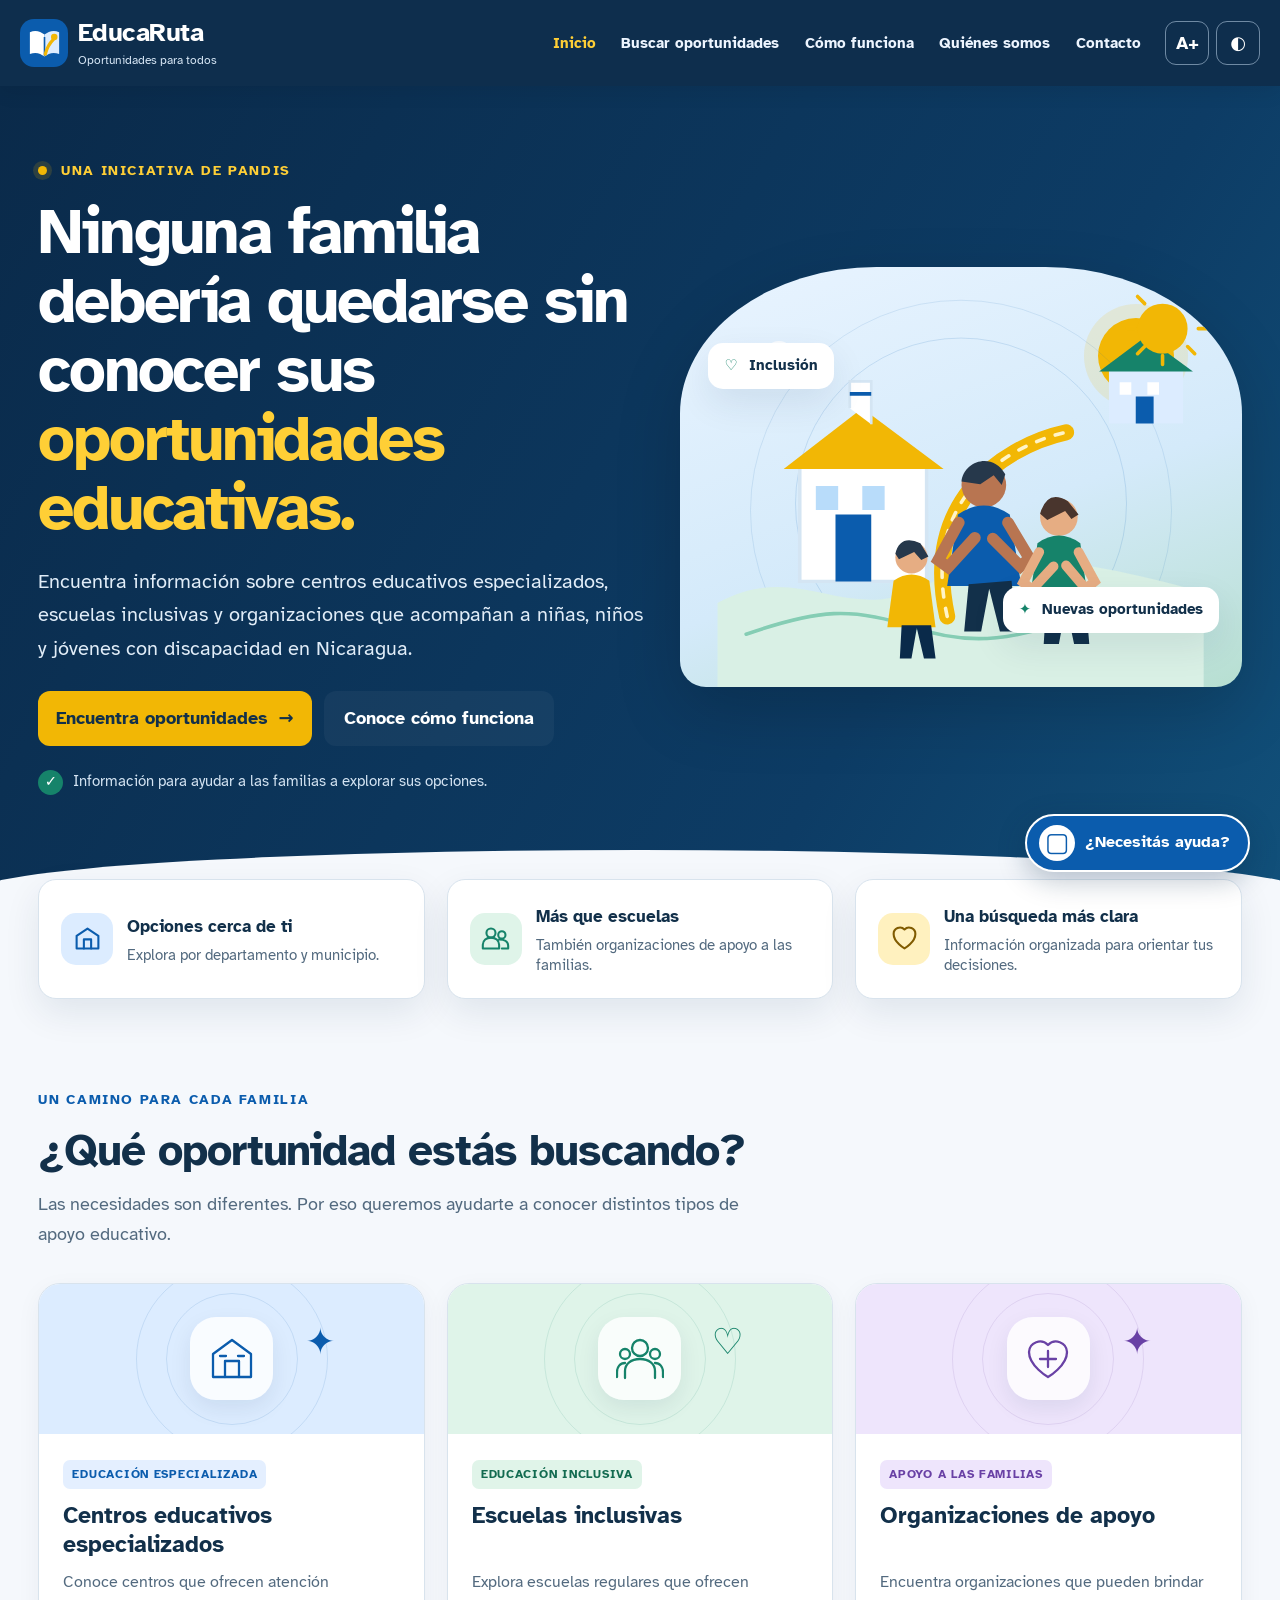
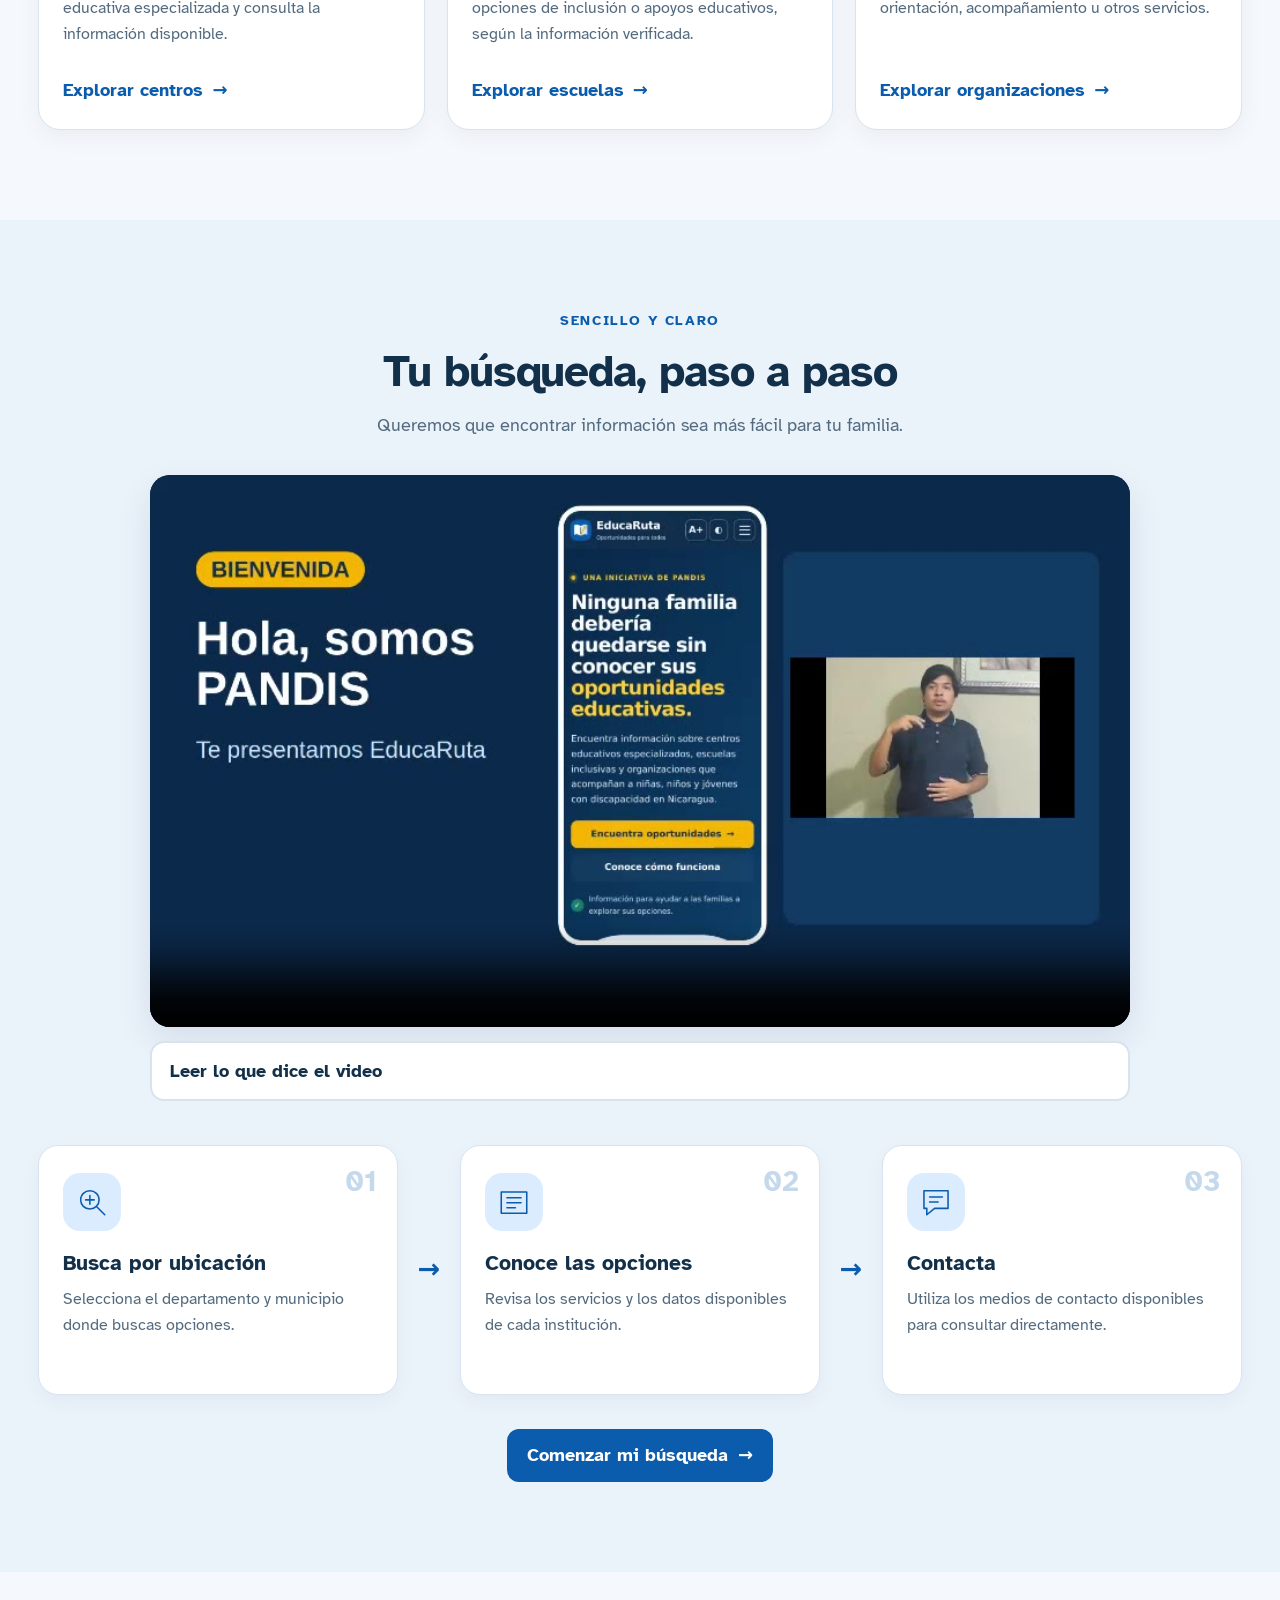
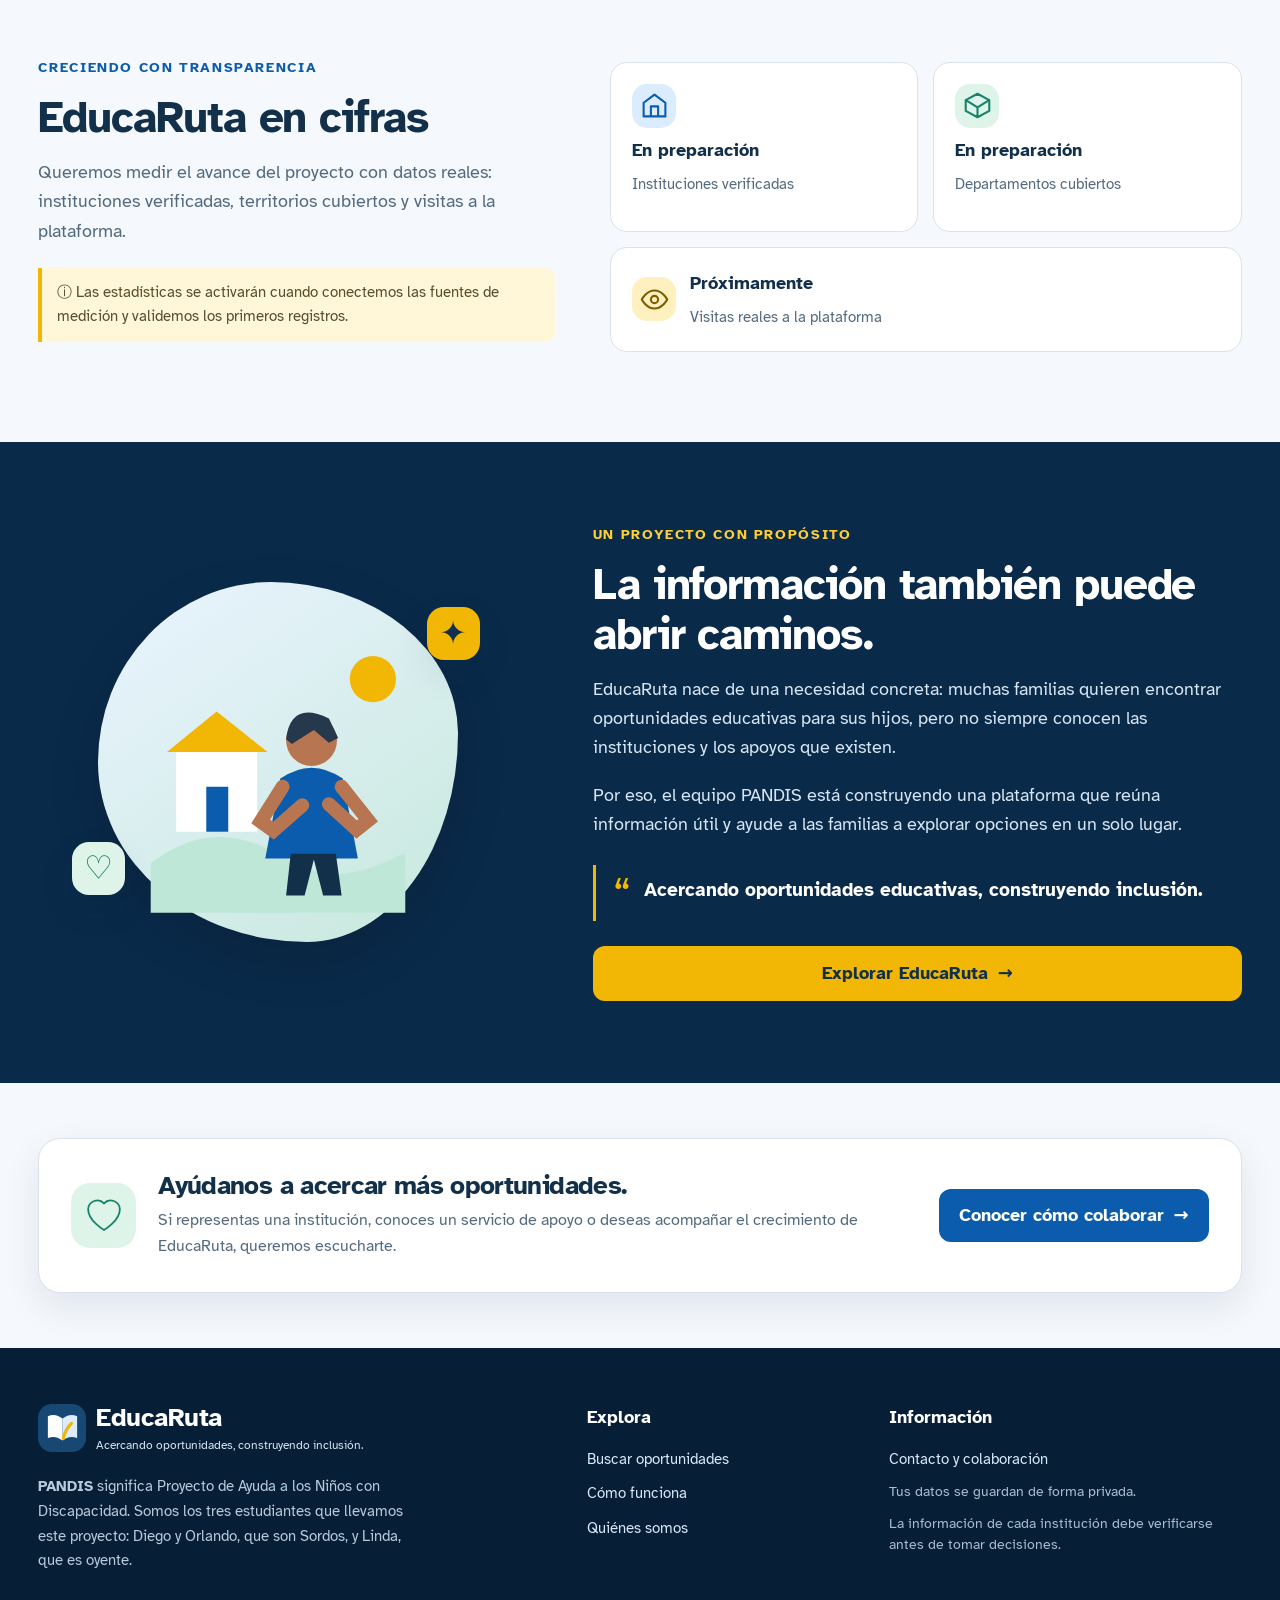
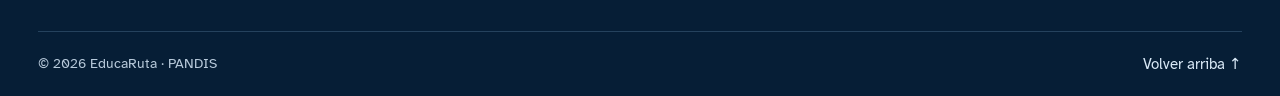
<file: index.html>
<!doctype html>
<html lang="es">
<head>
  <meta charset="utf-8">
  <meta name="viewport" content="width=device-width, initial-scale=1">
  <meta name="theme-color" content="#0a2a4a">
  <meta name="description" content="EducaRuta ayuda a las familias a encontrar información sobre oportunidades educativas y organizaciones de apoyo para niñas, niños y jóvenes con discapacidad en Nicaragua.">
  <title>EducaRuta | Acercando oportunidades, construyendo inclusión</title>
  <link rel="preconnect" href="https://fonts.googleapis.com">
  <link rel="preconnect" href="https://fonts.gstatic.com" crossorigin>
  <link href="https://fonts.googleapis.com/css2?family=Atkinson+Hyperlegible:wght@400;700&display=swap" rel="stylesheet">
  <link rel="stylesheet" href="estilos.css">
  <script src="comun.js" defer></script>
</head>
<body>
  <a class="salto" href="#contenido">Saltar al contenido principal</a>
  <header class="top" id="inicio">
    <div class="nav-wrap">
      <a class="marca" href="index.html" aria-label="EducaRuta, página de inicio">
        <span class="marca-icono" aria-hidden="true">
          <svg viewBox="0 0 48 48" role="img"><path d="M6 10c7-3 13-1 18 3v27c-5-4-11-6-18-3z" fill="#fff"/><path d="M42 10c-7-3-13-1-18 3v27c5-4 11-6 18-3z" fill="#dcecff"/><path d="M24 16v23" stroke="#0b5cad" stroke-width="2"/><path d="M25 37c2-8 5-13 10-18" fill="none" stroke="#f2b705" stroke-width="4" stroke-linecap="round"/><circle cx="36" cy="16" r="4" fill="#f2b705"/></svg>
        </span>
        <span class="marca-texto"><strong>EducaRuta</strong><small>Oportunidades para todos</small></span>
      </a>
      <nav class="nav-links" id="menuNav" aria-label="Navegación principal">
        <a href="index.html" aria-current="page">Inicio</a>
        <a href="buscar.html">Buscar oportunidades</a>
        <a href="#como-funciona">Cómo funciona</a>
        <a href="#nosotros">Quiénes somos</a>
        <a href="#contacto">Contacto</a>
      </nav>
      <div class="accesibilidad" aria-label="Opciones de accesibilidad">
        <button type="button" id="mas" aria-label="Aumentar tamaño de letra" title="Aumentar tamaño de letra">A+</button>
        <button type="button" id="con" aria-label="Activar o desactivar alto contraste" title="Alto contraste"><span aria-hidden="true">◐</span></button>
      </div>
      <button class="menu-btn" type="button" id="menuBtn" aria-expanded="false" aria-controls="menuNav" aria-label="Abrir menú">
        <span></span><span></span><span></span>
      </button>
    </div>
  </header>

  <main id="contenido">
    <section class="hero">
      <div class="hero-grid wrap">
        <div class="hero-copy">
          <p class="sobretitulo"><span class="punto"></span> UNA INICIATIVA DE PANDIS</p>
          <h1>Ninguna familia debería quedarse sin conocer sus <span>oportunidades educativas.</span></h1>
          <p class="hero-lead">Encuentra información sobre centros educativos especializados, escuelas inclusivas y organizaciones que acompañan a niñas, niños y jóvenes con discapacidad en Nicaragua.</p>
          <div class="hero-actions">
            <a class="btn btn-amarillo" href="buscar.html">Encuentra oportunidades <span aria-hidden="true">→</span></a>
            <a class="btn btn-transparente" href="#como-funciona">Conoce cómo funciona</a>
          </div>
          <div class="hero-nota"><span class="nota-icono" aria-hidden="true">✓</span><span>Información para ayudar a las familias a explorar sus opciones.</span></div>
        </div>
        <div class="hero-visual" aria-label="Ilustración de una familia en el camino hacia una escuela" role="img">
          <div class="sol"></div><div class="nube nube-a"></div><div class="nube nube-b"></div>
          <svg class="ilustracion" viewBox="0 0 600 470" aria-hidden="true">
            <path d="M28 376C120 326 170 402 257 358s165-35 315 6v106H28z" fill="#d9f0e5"/>
            <path d="M60 411c80-28 119-31 187-8 65 23 121 13 186-13 53-21 89-14 139 0" fill="none" stroke="#85cdb4" stroke-width="4" stroke-linecap="round"/>
            <path d="M120 352h142V220H120z" fill="#fff" stroke="#d4e5f3" stroke-width="4"/>
            <path d="M102 226l88-68 91 68z" fill="#f2b705"/>
            <path d="M160 352v-75h40v75" fill="#0b5cad"/>
            <path d="M138 245h25v27h-25zm52 0h25v27h-25z" fill="#b8dcfa"/>
            <path d="M176 158v-30h24v48" fill="#fff" stroke="#d4e5f3" stroke-width="3"/>
            <path d="M200 142h-24" stroke="#0b5cad" stroke-width="4"/>
            <path d="M285 391c-12-54-6-102 26-142 27-34 70-56 107-64" fill="none" stroke="#f2b705" stroke-width="18" stroke-linecap="round"/>
            <path d="M285 391c-12-54-6-102 26-142 27-34 70-56 107-64" fill="none" stroke="#fff4c7" stroke-width="4" stroke-dasharray="9 13" stroke-linecap="round"/>
            <g transform="translate(326 244)">
              <circle cx="0" cy="0" r="25" fill="#b87551"/><path d="M-25-4c2-23 35-34 49-8l-4 12-9-11-15 10z" fill="#26384b"/>
              <path d="M-29 33q29-20 58 0l13 80h-83z" fill="#0b5cad"/><path d="M-17 111l-5 53h19l9-48 12 48h19l-6-57" fill="#12304a"/>
              <path d="M-28 42l-23 42 11 8 30-33M27 42l24 40-10 9-31-31" fill="none" stroke="#b87551" stroke-width="13" stroke-linecap="round"/>
            </g>
            <g transform="translate(410 280)">
              <circle cx="0" cy="0" r="21" fill="#e6ad83"/><path d="M-21-4q8-28 31-14l12 15-8 5-7-9-20 10z" fill="#49352d"/>
              <path d="M-24 29q24-17 48 0l9 67h-66z" fill="#16836a"/><path d="M-14 94l-3 48h17l8-43 9 43h17l-4-48" fill="#12304a"/>
              <path d="M-22 39l-18 34 10 8 24-26M22 39l18 33-10 8-22-26" fill="none" stroke="#e6ad83" stroke-width="11" stroke-linecap="round"/>
            </g>
            <g transform="translate(245 325)">
              <circle cx="0" cy="0" r="18" fill="#e6ad83"/><path d="M-18-4q5-22 28-12l9 15-8 4-8-9-17 8z" fill="#26384b"/>
              <path d="M-20 26q20-14 40 0l7 52h-54z" fill="#f2b705"/><path d="M-11 76l-2 37h13l6-34 8 34h13l-5-37" fill="#0a2a4a"/>
            </g>
            <path d="M466 175h83v-60h-83z" fill="#dcecff"/><path d="M455 117l52-39 53 39z" fill="#16836a"/><path d="M496 175v-30h20v30" fill="#0b5cad"/><path d="M478 129h13v14h-13zm31 0h13v14h-13z" fill="#fff"/>
            <circle cx="526" cy="69" r="28" fill="#f2b705"/><path d="M526 29v-10m0 90v-10m40-30h10m-90 0h10m58-28 8-8m-64 64 8-8m48 0 8 8m-64-64 8 8" stroke="#f2b705" stroke-width="4" stroke-linecap="round"/>
          </svg>
          <div class="burbuja burbuja-a"><span aria-hidden="true">♡</span> Inclusión</div>
          <div class="burbuja burbuja-b"><span aria-hidden="true">✦</span> Nuevas oportunidades</div>
        </div>
      </div>
      <div class="hero-curva" aria-hidden="true"></div>
    </section>

    <section class="beneficios wrap" aria-label="Qué ofrece EducaRuta">
      <article class="beneficio"><span class="beneficio-icono azul"><svg viewBox="0 0 32 32" aria-hidden="true"><path d="M4 13 16 5l12 8v14H4z"/><path d="M12 27V17h8v10"/></svg></span><div><strong>Opciones cerca de ti</strong><p>Explora por departamento y municipio.</p></div></article>
      <article class="beneficio"><span class="beneficio-icono verde"><svg viewBox="0 0 32 32" aria-hidden="true"><circle cx="11" cy="10" r="5"/><circle cx="23" cy="12" r="4"/><path d="M2 27v-4c0-5 4-8 9-8s9 3 9 8v4zm18-10c5 0 10 2 10 7v3h-7"/></svg></span><div><strong>Más que escuelas</strong><p>También organizaciones de apoyo a las familias.</p></div></article>
      <article class="beneficio"><span class="beneficio-icono amarillo"><svg viewBox="0 0 32 32" aria-hidden="true"><path d="M16 27S4 20 4 11a7 7 0 0 1 12-5 7 7 0 0 1 12 5c0 9-12 16-12 16z"/></svg></span><div><strong>Una búsqueda más clara</strong><p>Información organizada para orientar tus decisiones.</p></div></article>
    </section>

    <section class="seccion opciones wrap" id="oportunidades">
      <div class="encabezado-seccion"><p class="sobretitulo oscuro">UN CAMINO PARA CADA FAMILIA</p><h2>¿Qué oportunidad estás buscando?</h2><p>Las necesidades son diferentes. Por eso queremos ayudarte a conocer distintos tipos de apoyo educativo.</p></div>
      <div class="tarjetas">
        <article class="tarjeta tarjeta-azul"><div class="tarjeta-ilustracion"><span class="circulo-icono"><svg viewBox="0 0 48 48" aria-hidden="true"><path d="M5 19 24 5l19 14v23H5z"/><path d="M17 42V26h14v16M12 21h6m12 0h6"/></svg></span><span class="mini-decoracion">✦</span></div><div class="tarjeta-cuerpo"><span class="etiqueta etiqueta-azul">EDUCACIÓN ESPECIALIZADA</span><h3>Centros educativos especializados</h3><p>Conoce centros que ofrecen atención educativa especializada y consulta la información disponible.</p><a href="buscar.html" class="enlace-flecha">Explorar centros <span aria-hidden="true">→</span></a></div></article>
        <article class="tarjeta tarjeta-verde"><div class="tarjeta-ilustracion"><span class="circulo-icono"><svg viewBox="0 0 48 48" aria-hidden="true"><circle cx="24" cy="13" r="8"/><circle cx="9" cy="19" r="5"/><circle cx="39" cy="19" r="5"/><path d="M9 43v-7c0-7 6-12 15-12s15 5 15 12v7M1 42v-5c0-5 3-9 8-9m38 14v-5c0-5-3-9-8-9"/></svg></span><span class="mini-decoracion">♡</span></div><div class="tarjeta-cuerpo"><span class="etiqueta etiqueta-verde">EDUCACIÓN INCLUSIVA</span><h3>Escuelas inclusivas</h3><p>Explora escuelas regulares que ofrecen opciones de inclusión o apoyos educativos, según la información verificada.</p><a href="buscar.html" class="enlace-flecha">Explorar escuelas <span aria-hidden="true">→</span></a></div></article>
        <article class="tarjeta tarjeta-lila"><div class="tarjeta-ilustracion"><span class="circulo-icono"><svg viewBox="0 0 48 48" aria-hidden="true"><path d="M24 42S5 31 5 17a11 11 0 0 1 19-7 11 11 0 0 1 19 7c0 14-19 25-19 25z"/><path d="M16 24h16m-8-8v16"/></svg></span><span class="mini-decoracion">✦</span></div><div class="tarjeta-cuerpo"><span class="etiqueta etiqueta-lila">APOYO A LAS FAMILIAS</span><h3>Organizaciones de apoyo</h3><p>Encuentra organizaciones que pueden brindar orientación, acompañamiento u otros servicios.</p><a href="buscar.html" class="enlace-flecha">Explorar organizaciones <span aria-hidden="true">→</span></a></div></article>
      </div>
    </section>

    <section class="como" id="como-funciona">
      <div class="wrap seccion">
        <div class="encabezado-seccion centrado"><p class="sobretitulo oscuro">SENCILLO Y CLARO</p><h2>Tu búsqueda, paso a paso</h2><p>Queremos que encontrar información sea más fácil para tu familia.</p></div>
        <div class="video-bloque">
          <figure class="video-fig">
            <video controls preload="none" playsinline poster="portada.jpg" aria-describedby="video-descr">
              <source src="EducaRuta.mp4" type="video/mp4">
              Tu navegador no puede reproducir el video. Puedes leer lo que dice en esta página.
            </video>
          </figure>
          <details class="video-texto"><summary>Leer lo que dice el video</summary><div class="video-texto-cuerpo">
            <h3>Bienvenida</h3><p>Hola. Somos PANDIS, estudiantes de ingeniería en sistemas. Te presentamos EducaRuta.</p>
            <h3>Qué es EducaRuta</h3><p>EducaRuta te ayuda a encontrar escuelas y centros de apoyo para niñas, niños y jóvenes con discapacidad, cerca de donde vives. Es gratis y toma pocos minutos.</p>
            <h3>Paso 1: Busca</h3><p>Arriba hay dos listas. En la primera, elige tu departamento. En la segunda, tu municipio. Si quieres, escoge también el tipo de centro. Después toca Buscar.</p>
            <h3>Paso 2: Elige</h3><p>Aparecen las escuelas y centros de tu zona. Cada tarjeta dice el nombre, el lugar y los servicios. Toca Ver detalles para ver la dirección, el teléfono y las edades que atienden.</p>
            <h3>Paso 3: Escribe</h3><p>Toca Escribir a la escuela. Pon tu nombre y tu teléfono. El nombre del niño o de la niña es opcional. Marca el apoyo que necesita; si no sabes, marca No lo sé. Lee el mensaje y cámbialo si quieres. Acepta el aviso de privacidad y toca Guardar y continuar.</p>
            <h3>Paso 4: Contacta</h3><p>Tu solicitud queda guardada y tus datos son privados. Sigue las indicaciones de la pantalla para copiar el mensaje y comunicarte con el centro.</p>
            <h3>Cierre</h3><p>Todas las niñas, niños y jóvenes tienen derecho a estudiar. EducaRuta es para ti. Gracias.</p>
          </div></details>
        </div>
        <div class="pasos-nuevos">
          <article class="paso-nuevo"><span class="paso-numero">01</span><span class="paso-icono"><svg viewBox="0 0 48 48" aria-hidden="true"><circle cx="21" cy="21" r="13"/><path d="m31 31 11 11M15 21h12m-6-6v12"/></svg></span><h3>Busca por ubicación</h3><p>Selecciona el departamento y municipio donde buscas opciones.</p></article>
          <span class="paso-conector" aria-hidden="true">→</span>
          <article class="paso-nuevo"><span class="paso-numero">02</span><span class="paso-icono"><svg viewBox="0 0 48 48" aria-hidden="true"><path d="M6 10h36v30H6zM14 18h20M14 25h20M14 32h12"/></svg></span><h3>Conoce las opciones</h3><p>Revisa los servicios y los datos disponibles de cada institución.</p></article>
          <span class="paso-conector" aria-hidden="true">→</span>
          <article class="paso-nuevo"><span class="paso-numero">03</span><span class="paso-icono"><svg viewBox="0 0 48 48" aria-hidden="true"><path d="M7 8h34v25H22L11 42v-9H7zM15 17h18m-18 7h12"/></svg></span><h3>Contacta</h3><p>Utiliza los medios de contacto disponibles para consultar directamente.</p></article>
        </div>
        <div class="centrado"><a class="btn btn-azul btn-inline" href="buscar.html">Comenzar mi búsqueda <span aria-hidden="true">→</span></a></div>
      </div>
    </section>

    <section class="cifras wrap" id="cifras">
      <div class="cifras-copy"><p class="sobretitulo oscuro">CRECIENDO CON TRANSPARENCIA</p><h2>EducaRuta en cifras</h2><p>Queremos medir el avance del proyecto con datos reales: instituciones verificadas, territorios cubiertos y visitas a la plataforma.</p><p class="nota-cifras"><span aria-hidden="true">ⓘ</span> Las estadísticas se activarán cuando conectemos las fuentes de medición y validemos los primeros registros.</p></div>
      <div class="cifras-grid"><article class="cifra"><span class="cifra-icono azul"><svg viewBox="0 0 32 32" aria-hidden="true"><path d="M4 13 16 4l12 9v15H4zM12 28V17h8v11"/></svg></span><strong>En preparación</strong><span>Instituciones verificadas</span></article><article class="cifra"><span class="cifra-icono verde"><svg viewBox="0 0 32 32" aria-hidden="true"><path d="m16 3 13 7v12l-13 7L3 22V10zM3 10l13 8 13-8M16 18v11"/></svg></span><strong>En preparación</strong><span>Departamentos cubiertos</span></article><article class="cifra cifra-ancha"><span class="cifra-icono amarillo"><svg viewBox="0 0 32 32" aria-hidden="true"><path d="M2 16S7 6 16 6s14 10 14 10-5 10-14 10S2 16 2 16z"/><circle cx="16" cy="16" r="4"/></svg></span><strong>Próximamente</strong><span>Visitas reales a la plataforma</span></article></div>
    </section>

    <section class="historia" id="nosotros">
      <div class="wrap historia-grid">
        <div class="historia-visual" aria-hidden="true"><div class="historia-circulo"><svg viewBox="0 0 280 260"><path d="M30 217c45-34 82-25 119-3s66 11 101-6v52H30z" fill="#bfe7d8"/><path d="M52 190h70v-70H52z" fill="#fff"/><path d="m44 121 43-35 44 35z" fill="#f2b705"/><path d="M78 190v-39h19v39" fill="#0b5cad"/><circle cx="169" cy="111" r="22" fill="#b87551"/><path d="M147 110q4-34 37-18l8 17-8 4-13-11-19 12z" fill="#26384b"/><path d="M142 144q27-19 54 0l13 69h-80z" fill="#0b5cad"/><path d="m151 209-4 36h16l8-31 8 31h16l-5-36" fill="#12304a"/><path d="M144 151 125 181l11 8 25-22m34-16 23 29-10 8-24-22" fill="none" stroke="#b87551" stroke-width="12" stroke-linecap="round"/><circle cx="222" cy="58" r="20" fill="#f2b705"/></svg></div><span class="decor decor-uno">✦</span><span class="decor decor-dos">♡</span></div>
        <div class="historia-texto"><p class="sobretitulo">UN PROYECTO CON PROPÓSITO</p><h2>La información también puede abrir caminos.</h2><p>EducaRuta nace de una necesidad concreta: muchas familias quieren encontrar oportunidades educativas para sus hijos, pero no siempre conocen las instituciones y los apoyos que existen.</p><p>Por eso, el equipo PANDIS está construyendo una plataforma que reúna información útil y ayude a las familias a explorar opciones en un solo lugar.</p><div class="historia-frase"><span aria-hidden="true">“</span><strong>Acercando oportunidades educativas, construyendo inclusión.</strong></div><a class="btn btn-amarillo btn-inline" href="buscar.html">Explorar EducaRuta <span aria-hidden="true">→</span></a></div>
      </div>
    </section>

    <section class="llamado wrap" id="contacto"><div class="llamado-contenido"><span class="llamado-icono" aria-hidden="true"><svg viewBox="0 0 48 48"><path d="M24 42S5 31 5 17a11 11 0 0 1 19-7 11 11 0 0 1 19 7c0 14-19 25-19 25z"/></svg></span><div><h2>Ayúdanos a acercar más oportunidades.</h2><p>Si representas una institución, conoces un servicio de apoyo o deseas acompañar el crecimiento de EducaRuta, queremos escucharte.</p></div><a class="btn btn-azul btn-inline" href="mailto:contacto@educaruta.org">Conocer cómo colaborar <span aria-hidden="true">→</span></a></div></section>
  </main>

  <footer class="footer">
    <div class="wrap footer-grid"><div class="footer-marca"><a class="marca marca-footer" href="#inicio"><span class="marca-icono"><svg viewBox="0 0 48 48" aria-hidden="true"><path d="M6 10c7-3 13-1 18 3v27c-5-4-11-6-18-3z" fill="#fff"/><path d="M42 10c-7-3-13-1-18 3v27c5-4 11-6 18-3z" fill="#dcecff"/><path d="M25 37c2-8 5-13 10-18" fill="none" stroke="#f2b705" stroke-width="4" stroke-linecap="round"/></svg></span><span class="marca-texto"><strong>EducaRuta</strong><small>Acercando oportunidades, construyendo inclusión.</small></span></a><p><strong>PANDIS</strong> significa Proyecto de Ayuda a los Niños con Discapacidad. Somos los tres estudiantes que llevamos este proyecto: Diego y Orlando, que son Sordos, y Linda, que es oyente.</p></div><div class="footer-enlaces"><strong>Explora</strong><a href="buscar.html">Buscar oportunidades</a><a href="#como-funciona">Cómo funciona</a><a href="#nosotros">Quiénes somos</a></div><div class="footer-enlaces"><strong>Información</strong><a href="#contacto">Contacto y colaboración</a><span>Tus datos se guardan de forma privada.</span><span>La información de cada institución debe verificarse antes de tomar decisiones.</span></div></div>
    <div class="wrap footer-final"><span>© <span id="anio">2026</span> EducaRuta · PANDIS</span><a href="#inicio">Volver arriba ↑</a></div>
  </footer>
  <script src="asistente-demo.js" defer></script>
</body>
</html>
</file>
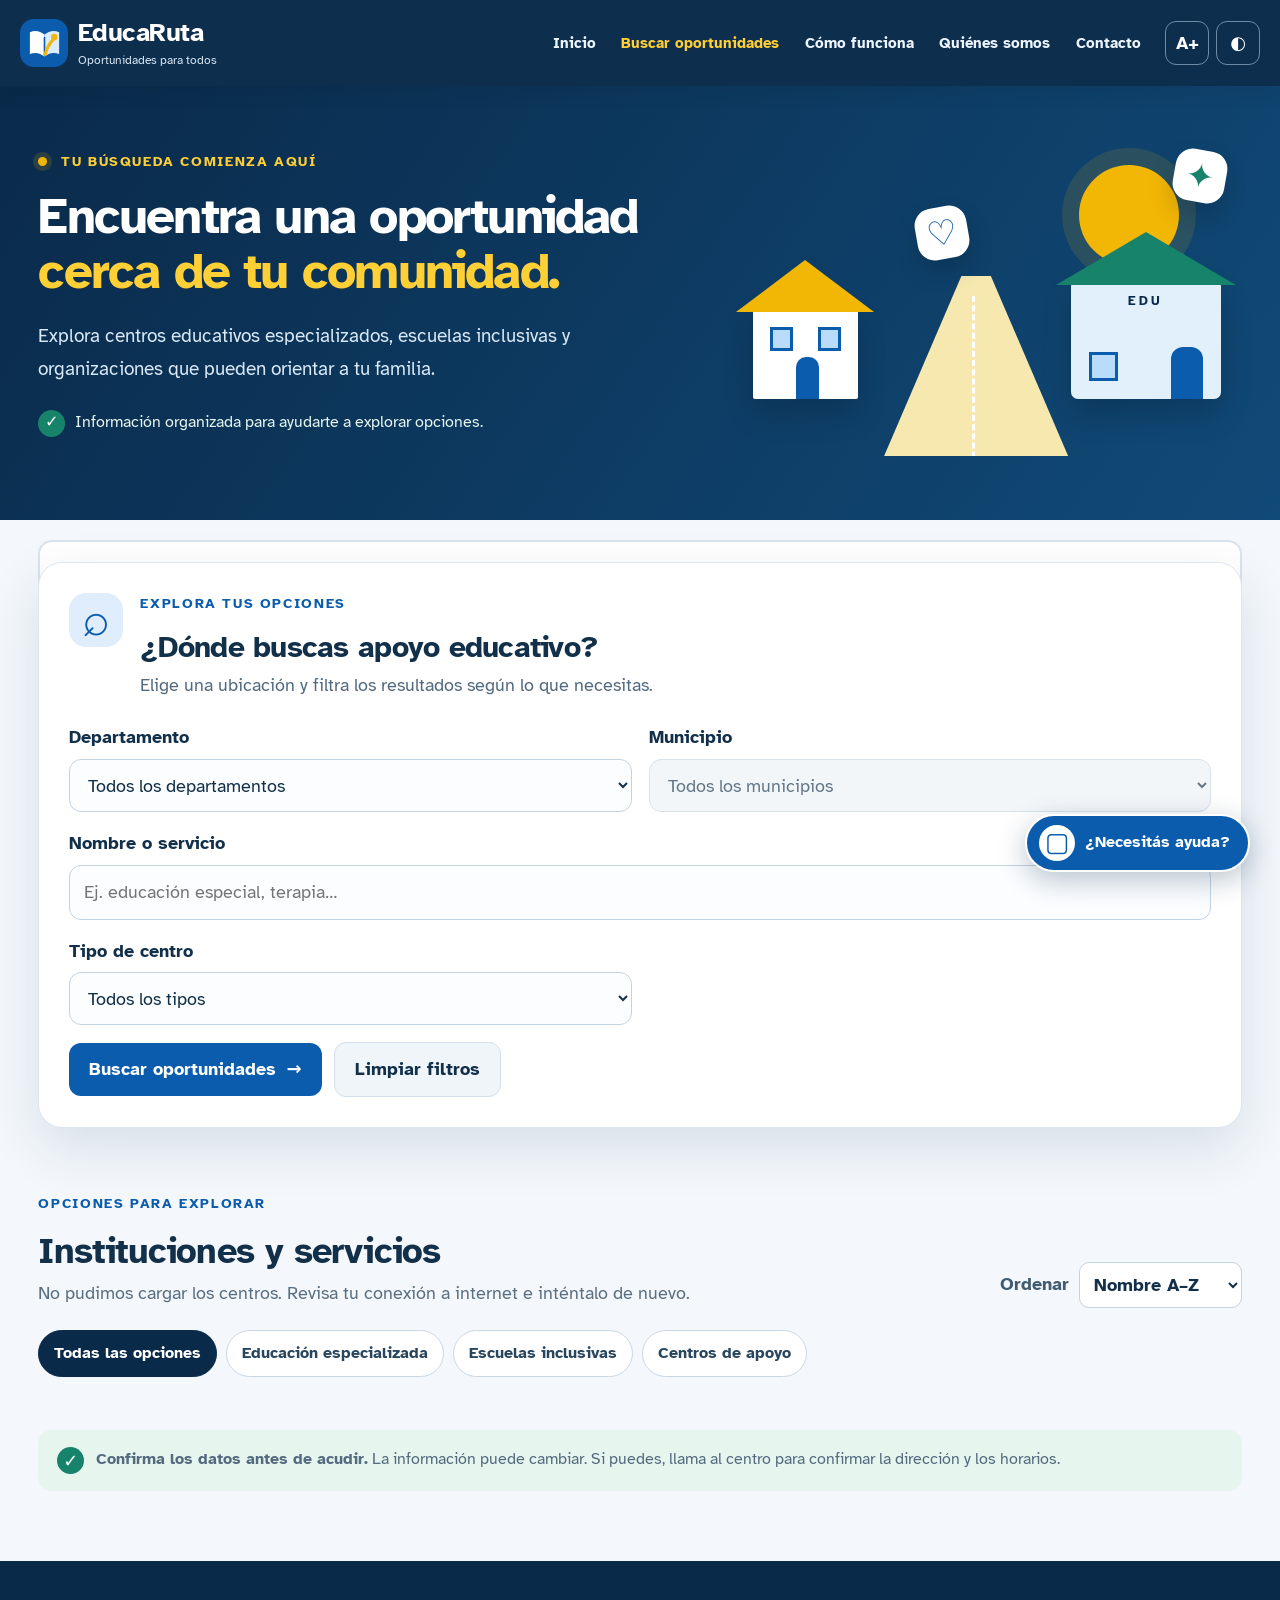
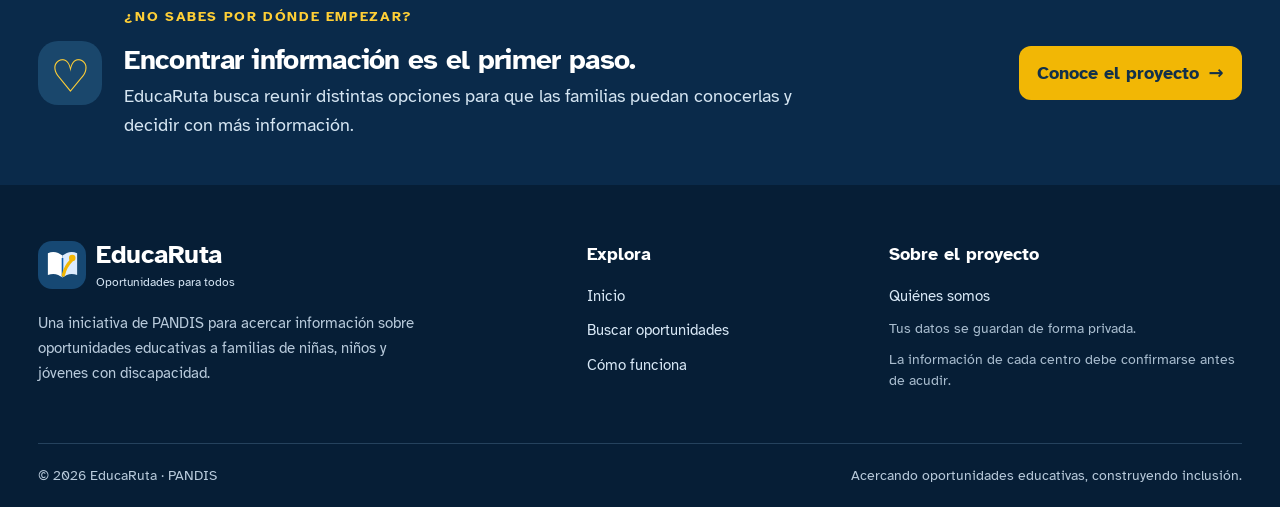
<file: buscar.html>
<!doctype html>
<html lang="es">
<head>
  <meta charset="utf-8">
  <meta name="viewport" content="width=device-width, initial-scale=1">
  <meta name="theme-color" content="#0a2a4a">
  <meta name="description" content="Busca escuelas de educación especial, escuelas inclusivas y centros de apoyo en Nicaragua.">
  <title>Buscar oportunidades | EducaRuta</title>
  <link rel="preconnect" href="https://fonts.googleapis.com">
  <link rel="preconnect" href="https://fonts.gstatic.com" crossorigin>
  <link href="https://fonts.googleapis.com/css2?family=Atkinson+Hyperlegible:wght@400;700&display=swap" rel="stylesheet">
  <link rel="stylesheet" href="estilos.css">
  <script src="comun.js" defer></script>
  <script src="config.js" defer></script>
  <script src="buscar.js" defer></script>
</head>
<body class="pagina-buscar">
  <a class="salto" href="#contenido">Saltar al contenido principal</a>
  <header class="top" id="inicio">
    <div class="nav-wrap">
      <a class="marca" href="index.html" aria-label="EducaRuta, página de inicio">
        <span class="marca-icono" aria-hidden="true"><svg viewBox="0 0 48 48"><path d="M6 10c7-3 13-1 18 3v27c-5-4-11-6-18-3z" fill="#fff"/><path d="M42 10c-7-3-13-1-18 3v27c5-4 11-6 18-3z" fill="#dcecff"/><path d="M24 16v23" stroke="#0b5cad" stroke-width="2"/><path d="M25 37c2-8 5-13 10-18" fill="none" stroke="#f2b705" stroke-width="4" stroke-linecap="round"/><circle cx="36" cy="16" r="4" fill="#f2b705"/></svg></span>
        <span class="marca-texto"><strong>EducaRuta</strong><small>Oportunidades para todos</small></span>
      </a>
      <nav class="nav-links" id="menuNav" aria-label="Navegación principal">
        <a href="index.html">Inicio</a><a href="buscar.html" aria-current="page">Buscar oportunidades</a><a href="index.html#como-funciona">Cómo funciona</a><a href="index.html#nosotros">Quiénes somos</a><a href="index.html#contacto">Contacto</a>
      </nav>
      <div class="accesibilidad" aria-label="Opciones de accesibilidad"><button type="button" id="mas" aria-label="Aumentar tamaño de letra" title="Aumentar tamaño de letra">A+</button><button type="button" id="con" aria-label="Activar o desactivar alto contraste" title="Alto contraste"><span aria-hidden="true">◐</span></button></div>
      <button class="menu-btn" type="button" id="menuBtn" aria-expanded="false" aria-controls="menuNav" aria-label="Abrir menú"><span></span><span></span><span></span></button>
    </div>
  </header>

  <main id="contenido">
    <section class="buscar-hero">
      <div class="wrap buscar-hero-grid">
        <div>
          <p class="sobretitulo"><span class="punto"></span> TU BÚSQUEDA COMIENZA AQUÍ</p>
          <h1>Encuentra una oportunidad <span>cerca de tu comunidad.</span></h1>
          <p>Explora centros educativos especializados, escuelas inclusivas y organizaciones que pueden orientar a tu familia.</p>
          <div class="buscar-confianza"><span aria-hidden="true">✓</span> Información organizada para ayudarte a explorar opciones.</div>
        </div>
        <div class="buscar-hero-art" aria-hidden="true">
          <div class="art-sol"></div><div class="art-casa"><span></span><i></i><b></b></div><div class="art-camino"></div><div class="art-escuela"><span>EDU</span><i></i><b></b></div><div class="art-hoja hoja-a">✦</div><div class="art-hoja hoja-b">♡</div>
        </div>
      </div>
    </section>

    <section class="wrap ayuda-video"><details class="video-texto"><summary>¿Necesitas ayuda? Mira el video de 2 minutos</summary>
      <div class="video-bloque"><figure class="video-fig">
            <video controls preload="none" playsinline poster="portada.jpg" aria-describedby="video-descr">
              <source src="EducaRuta.mp4" type="video/mp4">
              Tu navegador no puede reproducir el video. Puedes leer lo que dice en esta página.
            </video>
            <figcaption id="video-descr">Video de 2 minutos con lengua de señas y voz. Explica cómo usar EducaRuta.</figcaption>
          </figure>
        <p><a href="index.html#como-funciona">Leer lo que dice el video</a></p></div></details></section>

    <section class="buscador-panel wrap" aria-labelledby="titulo-filtros">
      <div class="buscador-titulo"><span class="buscador-icono" aria-hidden="true">⌕</span><div><p class="sobretitulo oscuro">EXPLORA TUS OPCIONES</p><h2 id="titulo-filtros">¿Dónde buscas apoyo educativo?</h2><p>Elige una ubicación y filtra los resultados según lo que necesitas.</p></div></div>
      <form id="filtros" class="filtros-grid">
        <div class="campo"><label for="dep">Departamento</label><select id="dep" name="departamento"><option value="">Todos los departamentos</option></select></div>
        <div class="campo"><label for="mun">Municipio</label><select id="mun" name="municipio" disabled><option value="">Todos los municipios</option></select></div>
        <div class="campo campo-busqueda"><label for="texto">Nombre o servicio</label><input id="texto" name="texto" type="search" placeholder="Ej. educación especial, terapia…" autocomplete="off"></div>
        <div class="campo"><label for="tipo">Tipo de centro</label><select id="tipo" name="tipo"><option value="">Todos los tipos</option><option value="especializada">Educación especializada</option><option value="inclusiva">Escuela inclusiva</option><option value="organizacion">Centro de apoyo</option></select></div>
        <div class="filtros-acciones"><button class="btn btn-azul" type="submit">Buscar oportunidades <span aria-hidden="true">→</span></button><button class="btn btn-ligero" id="limpiar" type="button">Limpiar filtros</button></div>
      </form>
      
    </section>

    <section class="resultados wrap" aria-labelledby="titulo-resultados">
      <div class="resultados-cabecera"><div><p class="sobretitulo oscuro">OPCIONES PARA EXPLORAR</p><h2 id="titulo-resultados">Instituciones y servicios</h2><p id="resumen" aria-live="polite">Cargando centros…</p></div><label class="ordenar" for="orden">Ordenar<select id="orden"><option value="nombre">Nombre A–Z</option><option value="departamento">Departamento</option><option value="tipo">Tipo de apoyo</option></select></label></div>
      <div class="chips-categorias" aria-label="Filtrar por categoría"><button type="button" class="chip activo" data-chip="">Todas las opciones</button><button type="button" class="chip" data-chip="especializada">Educación especializada</button><button type="button" class="chip" data-chip="inclusiva">Escuelas inclusivas</button><button type="button" class="chip" data-chip="organizacion">Centros de apoyo</button></div>
      <div id="lista" class="resultados-grid"></div>
      <div id="vacio" class="sin-resultados" hidden><span aria-hidden="true">⌕</span><h3>No encontramos opciones con esos filtros</h3><p>Prueba con otro municipio, elimina algún filtro o busca por una palabra más general.</p><button class="btn btn-azul" id="reiniciarVacio" type="button">Ver todas las opciones</button></div>
      <div class="nota-verificacion"><span aria-hidden="true">✓</span><p><strong>Confirma los datos antes de acudir.</strong> La información puede cambiar. Si puedes, llama al centro para confirmar la dirección y los horarios.</p></div>
    </section>

    <section class="buscar-ayuda"><div class="wrap ayuda-contenido"><div class="ayuda-icono" aria-hidden="true">♡</div><div><p class="sobretitulo">¿NO SABES POR DÓNDE EMPEZAR?</p><h2>Encontrar información es el primer paso.</h2><p>EducaRuta busca reunir distintas opciones para que las familias puedan conocerlas y decidir con más información.</p></div><a class="btn btn-amarillo" href="index.html#nosotros">Conoce el proyecto <span aria-hidden="true">→</span></a></div></section>
  </main>

  <footer class="footer"><div class="wrap footer-grid"><div class="footer-marca"><a class="marca marca-footer" href="index.html"><span class="marca-icono" aria-hidden="true"><svg viewBox="0 0 48 48"><path d="M6 10c7-3 13-1 18 3v27c-5-4-11-6-18-3z" fill="#fff"/><path d="M42 10c-7-3-13-1-18 3v27c5-4 11-6 18-3z" fill="#dcecff"/><path d="M24 16v23" stroke="#0b5cad" stroke-width="2"/><path d="M25 37c2-8 5-13 10-18" fill="none" stroke="#f2b705" stroke-width="4" stroke-linecap="round"/><circle cx="36" cy="16" r="4" fill="#f2b705"/></svg></span><span class="marca-texto"><strong>EducaRuta</strong><small>Oportunidades para todos</small></span></a><p>Una iniciativa de PANDIS para acercar información sobre oportunidades educativas a familias de niñas, niños y jóvenes con discapacidad.</p></div><div class="footer-enlaces"><strong>Explora</strong><a href="index.html">Inicio</a><a href="buscar.html">Buscar oportunidades</a><a href="index.html#como-funciona">Cómo funciona</a></div><div class="footer-enlaces"><strong>Sobre el proyecto</strong><a href="index.html#nosotros">Quiénes somos</a><span>Tus datos se guardan de forma privada.</span><span>La información de cada centro debe confirmarse antes de acudir.</span></div></div><div class="wrap footer-final"><span>© <span id="anio"></span> EducaRuta · PANDIS</span><span>Acercando oportunidades educativas, construyendo inclusión.</span></div></footer>

  <dialog id="detalleCentro" class="detalle-dialog" aria-labelledby="detalleNombre"><div class="detalle-cabecera"><span class="detalle-icono" id="detalleIcono" aria-hidden="true">⌂</span><button type="button" class="cerrar-dialog" id="cerrarDetalle" aria-label="Cerrar detalles">×</button></div><div class="detalle-contenido"><span class="etiqueta etiqueta-azul" id="detalleTipo">CENTRO</span><h2 id="detalleNombre">Nombre de la institución</h2><p id="detalleUbicacion" class="detalle-ubicacion"></p><div class="detalle-bloque"><h3>Dirección</h3><p id="detalleDireccion"></p></div><div class="detalle-bloque"><h3>Teléfono</h3><p id="detalleTelefono"></p></div><div class="detalle-bloque"><h3>Servicios</h3><p id="detalleServicios" style="white-space:pre-line"></p></div><div class="detalle-bloque"><h3>Edades o niveles</h3><p id="detalleEdades" style="white-space:pre-line"></p></div><div class="detalle-acciones"><button type="button" class="btn btn-azul" id="escribirCentro">Escribir a la escuela <span aria-hidden="true">→</span></button><button type="button" class="btn btn-ligero" id="cerrarDetalleAbajo">Volver a los resultados</button></div></div></dialog>

  <dialog id="contactoCentro" class="contacto-dialog" aria-labelledby="contactoTitulo">
    <div class="detalle-cabecera contacto-cabecera"><span class="detalle-icono" aria-hidden="true">✉</span><button type="button" class="cerrar-dialog" id="cerrarContacto" aria-label="Cerrar formulario">×</button></div>
    <div class="detalle-contenido">
      <span class="etiqueta etiqueta-azul">CONTACTO CON LA INSTITUCIÓN</span>
      <h2 id="contactoTitulo">Escribe a la escuela</h2>
      <p id="contactoPara" class="detalle-ubicacion"></p>
      <div class="contacto-aviso"><strong>Tu información importa.</strong><p>Comparte solo los datos necesarios. El nombre del niño, niña o joven es opcional. Tu solicitud se guarda de forma privada y solo el equipo de PANDIS puede verla. Para que el centro reciba tu mensaje, tendrás que enviarlo tú mismo por WhatsApp o por teléfono.</p></div>
      <form id="formContacto" novalidate>
        <div class="campo-contacto"><label for="ne">Tu nombre completo</label><input id="ne" name="nombre_encargado" type="text" maxlength="100" autocomplete="name" required></div>
        <div class="campo-contacto"><label for="te">Tu teléfono</label><input id="te" name="telefono_encargado" type="tel" inputmode="tel" maxlength="20" autocomplete="tel" required></div>
        <div class="campo-contacto"><label for="es">Nombre del niño, niña o joven (opcional)</label><input id="es" name="nombre_estudiante" type="text" maxlength="100"></div>
        <div class="campo-contacto"><label for="ed">Edad (opcional)</label><input id="ed" name="edad_estudiante" type="number" min="0" max="99" inputmode="numeric"></div>
        <fieldset class="apoyos-contacto"><legend>¿Qué apoyo necesita? (marca uno o más)</legend><div class="opts-contacto" id="apoyos"><label><input type="checkbox" value="Auditivo (sordera)"> Auditivo (sordera)</label><label><input type="checkbox" value="Visual"> Visual</label><label><input type="checkbox" value="Motriz o física"> Motriz o física</label><label><input type="checkbox" value="Intelectual"> Intelectual</label><label><input type="checkbox" value="Autismo"> Autismo</label><label><input type="checkbox" value="Múltiple"> Múltiple</label><label><input type="checkbox" value="No lo sé"> No lo sé</label></div></fieldset>
        <div class="campo-contacto"><label for="depf">Departamento donde vive tu familia (opcional)</label><select id="depf" name="departamento_familia"><option value="">Prefiero no indicarlo</option></select></div><div class="campo-contacto"><label for="munf">Municipio donde vive tu familia (opcional)</label><select id="munf" name="municipio_familia" disabled><option value="">Elige primero un departamento</option></select></div><div class="campo-contacto"><label for="co">Comunidad o barrio (opcional)</label><input id="co" name="comunidad_barrio" type="text" maxlength="150" autocomplete="address-level3"></div>
        <div class="campo-contacto"><label for="mj">Tu mensaje para la institución</label><textarea id="mj" name="mensaje" maxlength="500" required>Hola, quisiera saber si tienen cupo y cómo inscribir a mi hijo o hija.</textarea></div>
        <label class="consent-contacto"><input type="checkbox" id="ok" required><span>Acepto que EducaRuta guarde estos datos para gestionar mi consulta. Si continúo a WhatsApp, la institución podrá ver el número desde el que envío el mensaje.</span></label>
        <details class="privacidad-contacto"><summary>Ver aviso de privacidad</summary><p>Guardamos lo que escribes para gestionar tu consulta y para conocer en qué zonas hacen falta más centros. Solo el equipo de PANDIS puede ver estos datos; desde esta página nadie puede leerlos. No incluyas documentos ni detalles médicos innecesarios.</p></details>
        <p class="mensaje-contacto" id="mensajeContacto" role="alert" aria-live="polite"></p>
        <button class="btn btn-azul btn-enviar-contacto" type="submit">Guardar y continuar <span aria-hidden="true">→</span></button>
      </form>
      <section id="resultadoContacto" class="resultado-contacto" hidden aria-live="polite">
        <h3 id="resultadoContactoTitulo">Revisa el siguiente paso</h3><p id="resultadoContactoTexto"></p><pre id="vistaMensaje" class="vista-mensaje"></pre><div class="acciones-contacto"><button type="button" class="btn btn-azul" id="copiarMensaje">Copiar mensaje</button><a class="btn btn-amarillo" id="abrirWhatsApp" href="#" target="_blank" rel="noopener" hidden>Continuar a WhatsApp</a><a class="btn btn-ligero" id="llamarCentro" href="#" hidden>Llamar al centro</a></div>
      </section>
    </div>
  </dialog>
  <script src="asistente-demo.js" defer></script>
</body>
</html>
</file>
<file: estilos.css>
:root{--ink:#12304a;--muted:#536a7f;--bg:#f5f8fc;--card:#fff;--line:#d8e3ed;--blue:#0b5cad;--deep:#0a2a4a;--sun:#f2b705;--green:#16836a;--lilac:#6941a5;--focus:#f2b705;--shadow:0 14px 36px rgba(10,42,74,.09)}
*{box-sizing:border-box}html{font-size:18px;scroll-behavior:smooth;scroll-padding-top:90px}body{margin:0;background:var(--bg);color:var(--ink);font:1rem/1.6 "Atkinson Hyperlegible",system-ui,sans-serif}img,svg{max-width:100%}a{color:var(--blue)}button,input,select,textarea{font:inherit}button,a{-webkit-tap-highlight-color:transparent}:focus-visible{outline:4px solid var(--focus);outline-offset:4px}h1,h2,h3,p{margin-top:0}h1{font-size:clamp(2.2rem,5vw,4.2rem);line-height:1.08;letter-spacing:-.035em;margin-bottom:22px}h1 span{color:#ffcf36}h2{font-size:clamp(1.8rem,3.4vw,2.8rem);line-height:1.14;letter-spacing:-.025em;margin-bottom:14px}h3{font-size:1.25rem;line-height:1.25;margin-bottom:10px}p{color:var(--muted)}.wrap{width:min(1600px,calc(100% - clamp(32px,6vw,96px)));margin-inline:auto}.salto{position:absolute;top:-100px;left:16px;z-index:1000;background:#fff;color:#12304a;padding:12px 18px;border-radius:8px}.salto:focus{top:12px}
.top{position:sticky;top:0;z-index:100;background:rgba(10,42,74,.98);color:#fff;box-shadow:0 5px 20px rgba(0,0,0,.08)}.nav-wrap{width:min(1280px,calc(100% - 40px));min-height:86px;margin:auto;display:flex;align-items:center;gap:24px}.marca{display:inline-flex;align-items:center;gap:10px;color:#fff;text-decoration:none;flex-shrink:0}.marca-icono{width:48px;height:48px;display:grid;place-items:center;background:#0b5cad;border-radius:14px}.marca-icono svg{width:39px;height:39px}.marca-texto{display:flex;flex-direction:column;line-height:1.2}.marca-texto strong{font-size:1.42rem;letter-spacing:-.02em}.marca-texto small{font-size:.68rem;color:#d6e6f5;margin-top:4px}.nav-links{display:flex;align-items:center;gap:clamp(12px,2vw,26px);margin-left:auto}.nav-links a{color:#edf5ff;text-decoration:none;font-weight:700;font-size:.85rem;padding:10px 0;white-space:nowrap}.nav-links a:hover,.nav-links a[aria-current="page"]{color:#ffcf36}.accesibilidad{display:flex;gap:7px}.accesibilidad button,.menu-btn{height:44px;min-width:44px;border:1px solid #6f8aa4;background:transparent;color:#fff;border-radius:11px;font-weight:700;cursor:pointer}.accesibilidad button:hover,.menu-btn:hover{background:#19446b}.menu-btn{display:none;width:46px;padding:10px;flex-direction:column;justify-content:center;gap:5px}.menu-btn span{display:block;width:22px;height:2px;background:#fff;border-radius:2px;margin:auto}
.hero{position:relative;overflow:hidden;background:linear-gradient(120deg,#0a2a4a 0%,#0d3c65 70%,#11507a 100%);color:#fff;padding:64px 0 86px}.hero-grid{display:grid;grid-template-columns:1.04fr .96fr;align-items:center;gap:34px;position:relative;z-index:1}.hero-copy{padding:10px 0}.sobretitulo{font-size:.75rem;letter-spacing:.12em;font-weight:700;color:#ffcf36;margin-bottom:16px}.sobretitulo.oscuro{color:var(--blue)}.punto{display:inline-block;width:9px;height:9px;border-radius:50%;background:#f2b705;margin-right:8px;box-shadow:0 0 0 5px rgba(242,183,5,.15)}.hero-lead{font-size:1.12rem;line-height:1.65;color:#e1edf8;max-width:650px;margin-bottom:26px}.hero-actions{display:flex;flex-wrap:wrap;gap:12px}.btn{display:inline-flex;align-items:center;justify-content:center;gap:12px;min-height:54px;padding:14px 21px;border-radius:13px;font-weight:700;text-decoration:none;border:2px solid transparent;transition:transform .18s ease,box-shadow .18s ease,background .18s ease}.btn:hover{transform:translateY(-2px);box-shadow:0 9px 20px rgba(0,0,0,.13)}.btn-amarillo{background:var(--sun);color:#12304a}.btn-transparente{border-color:#7795b1;color:#fff;background:rgba(255,255,255,.04)}.btn-azul{background:var(--blue);color:#fff}.btn-inline{width:auto}.hero-nota{display:flex;align-items:center;gap:10px;color:#d3e3f2;font-size:.82rem;margin-top:24px}.nota-icono{display:grid;place-items:center;width:25px;height:25px;border-radius:50%;background:#16836a;color:#fff;font-weight:700;flex-shrink:0}.hero-visual{position:relative;min-height:420px;border-radius:35% 35% 26px 26px;background:linear-gradient(160deg,#e9f4ff 0%,#d4eafa 58%,#b7dfd1 100%);overflow:hidden;box-shadow:0 24px 65px rgba(0,0,0,.17);isolation:isolate}.hero-visual:before{content:"";position:absolute;width:330px;height:330px;border:1px solid rgba(11,92,173,.14);border-radius:50%;left:50%;top:50%;transform:translate(-50%,-42%)}.hero-visual:after{content:"";position:absolute;width:420px;height:420px;border:1px solid rgba(11,92,173,.11);border-radius:50%;left:50%;top:50%;transform:translate(-50%,-42%)}.sol{position:absolute;width:76px;height:76px;border-radius:50%;background:#f2b705;right:12%;top:12%;box-shadow:0 0 0 14px rgba(242,183,5,.14)}.nube{position:absolute;height:18px;width:72px;border-radius:20px;background:rgba(255,255,255,.78)}.nube:before,.nube:after{content:"";position:absolute;bottom:0;border-radius:50%;background:inherit}.nube:before{width:28px;height:28px;left:12px}.nube:after{width:23px;height:23px;left:34px}.nube-a{top:20%;left:13%}.nube-b{top:31%;right:9%;transform:scale(.7)}.ilustracion{position:absolute;z-index:2;width:100%;height:100%;inset:0}.burbuja{position:absolute;z-index:3;background:#fff;color:#12304a;padding:11px 16px;border-radius:15px;box-shadow:var(--shadow);font-size:.82rem;font-weight:700}.burbuja span{color:var(--green);margin-right:6px}.burbuja-a{top:18%;left:5%}.burbuja-b{right:4%;bottom:13%}.hero-curva{position:absolute;bottom:-1px;left:-2%;width:104%;height:42px;background:var(--bg);border-radius:50% 50% 0 0/100% 100% 0 0}
.beneficios{display:grid;grid-template-columns:repeat(3,1fr);gap:22px;position:relative;margin-top:-12px;z-index:5}.beneficio{display:flex;gap:14px;align-items:center;background:#fff;border:1px solid var(--line);border-radius:18px;padding:22px;box-shadow:var(--shadow)}.beneficio-icono,.cifra-icono{display:grid;place-items:center;width:52px;height:52px;flex-shrink:0;border-radius:15px}.beneficio-icono svg,.cifra-icono svg{width:29px;height:29px;fill:none;stroke:currentColor;stroke-width:2.3;stroke-linecap:round;stroke-linejoin:round}.azul{background:#dcecff;color:#0b5cad}.verde{background:#dff4e9;color:#16836a}.amarillo{background:#fff1bf;color:#805b00}.beneficio strong{font-size:.97rem}.beneficio p{font-size:.82rem;margin:4px 0 0;line-height:1.4}
.seccion{padding-top:90px;padding-bottom:90px}.encabezado-seccion{max-width:720px;margin-bottom:34px}.encabezado-seccion h2{margin-bottom:14px}.encabezado-seccion>p:last-child{font-size:1.02rem}.tarjetas{display:grid;grid-template-columns:repeat(3,1fr);gap:22px}.tarjeta{border:1px solid var(--line);border-radius:22px;background:#fff;overflow:hidden;box-shadow:0 7px 24px rgba(10,42,74,.05);transition:transform .2s ease,box-shadow .2s ease}.tarjeta:hover{transform:translateY(-5px);box-shadow:var(--shadow)}.tarjeta-ilustracion{height:150px;position:relative;display:grid;place-items:center;overflow:hidden}.tarjeta-ilustracion:before,.tarjeta-ilustracion:after{content:"";position:absolute;border:1px solid currentColor;border-radius:50%;opacity:.12}.tarjeta-ilustracion:before{width:190px;height:190px}.tarjeta-ilustracion:after{width:130px;height:130px}.tarjeta-azul .tarjeta-ilustracion{background:#dcecff;color:#0b5cad}.tarjeta-verde .tarjeta-ilustracion{background:#dff4e9;color:#16836a}.tarjeta-lila .tarjeta-ilustracion{background:#eee5fc;color:#6941a5}.circulo-icono{width:83px;height:83px;display:grid;place-items:center;background:rgba(255,255,255,.83);border-radius:26px;box-shadow:0 9px 22px rgba(10,42,74,.08);z-index:1}.circulo-icono svg{width:48px;height:48px;fill:none;stroke:currentColor;stroke-width:2.3;stroke-linecap:round;stroke-linejoin:round}.mini-decoracion{position:absolute;font-size:2rem;right:23%;top:20%;color:currentColor}.tarjeta-cuerpo{padding:24px}.etiqueta{display:inline-block;font-size:.68rem;letter-spacing:.06em;font-weight:700;padding:5px 9px;border-radius:7px;margin-bottom:13px}.etiqueta-azul{background:#e4efff;color:#0b5cad}.etiqueta-verde{background:#e0f4e9;color:#126b50}.etiqueta-lila{background:#eee5fc;color:#6941a5}.tarjeta-cuerpo h3{min-height:2.5em}.tarjeta-cuerpo p{font-size:.91rem;min-height:5.2em}.enlace-flecha{display:inline-flex;gap:9px;align-items:center;font-weight:700;text-decoration:none;margin-top:6px}.enlace-flecha:hover{text-decoration:underline}.como{background:#eaf2fa}.centrado{text-align:center;margin-inline:auto}.centrado.encabezado-seccion{margin-inline:auto}.pasos-nuevos{display:grid;grid-template-columns:1fr auto 1fr auto 1fr;gap:20px;align-items:center;margin:44px 0 34px}.paso-nuevo{position:relative;background:#fff;border:1px solid #d7e4f0;border-radius:20px;padding:27px 24px;min-height:250px;box-shadow:0 7px 20px rgba(10,42,74,.04)}.paso-numero{position:absolute;right:20px;top:13px;font-size:1.6rem;font-weight:700;color:#c5d9ec}.paso-icono{display:grid;place-items:center;width:58px;height:58px;background:#dcecff;color:#0b5cad;border-radius:17px;margin-bottom:20px}.paso-icono svg{width:34px;height:34px;fill:none;stroke:currentColor;stroke-width:2.2;stroke-linecap:round;stroke-linejoin:round}.paso-nuevo h3{font-size:1.15rem}.paso-nuevo p{font-size:.9rem;margin-bottom:0}.paso-conector{font-size:1.5rem;color:#0b5cad;font-weight:700}
.cifras{display:grid;grid-template-columns:.9fr 1.1fr;gap:55px;align-items:center;padding-top:85px;padding-bottom:85px}.cifras-copy h2{max-width:400px}.cifras-copy>p:not(.sobretitulo){font-size:1.02rem}.nota-cifras{font-size:.83rem!important;background:#fff7d7;border-left:4px solid var(--sun);border-radius:0 10px 10px 0;padding:13px 15px;color:#594d2b;margin-top:22px}.cifras-grid{display:grid;grid-template-columns:1fr 1fr;gap:15px}.cifra{background:#fff;border:1px solid var(--line);border-radius:17px;padding:21px;display:flex;flex-direction:column;align-items:flex-start;gap:8px;min-height:170px}.cifra-icono{width:44px;height:44px}.cifra strong{font-size:1.02rem}.cifra>span:last-child{font-size:.82rem;color:var(--muted)}.cifra-ancha{grid-column:1/-1;min-height:auto;display:grid;grid-template-columns:44px 1fr;align-items:center;column-gap:14px}.cifra-ancha .cifra-icono{grid-row:span 2}.historia{background:#0a2a4a;color:#fff;overflow:hidden}.historia-grid{display:grid;grid-template-columns:.85fr 1.15fr;gap:75px;align-items:center;padding-top:82px;padding-bottom:82px}.historia-visual{min-height:360px;position:relative;display:grid;place-items:center}.historia-circulo{width:min(100%,360px);aspect-ratio:1;background:linear-gradient(145deg,#eaf4ff,#c7e8dd);border-radius:48% 52% 42% 58%/50% 42% 58% 50%;display:grid;place-items:center;box-shadow:0 20px 50px rgba(0,0,0,.15)}.historia-circulo svg{width:90%;height:auto}.decor{position:absolute;display:grid;place-items:center;width:53px;height:53px;border-radius:17px;background:#f2b705;color:#12304a;font-size:1.8rem;box-shadow:var(--shadow)}.decor-uno{top:7%;right:8%}.decor-dos{left:7%;bottom:13%;background:#dff4e9;color:#16836a}.historia-texto .sobretitulo{color:#ffcf36}.historia-texto h2{max-width:650px}.historia-texto>p:not(.sobretitulo){color:#d7e6f4;font-size:1.02rem}.historia-frase{display:flex;gap:13px;align-items:flex-start;border-left:3px solid #f2b705;padding:10px 0 10px 17px;margin:25px 0;color:#fff}.historia-frase span{font-size:2.5rem;line-height:.8;color:#f2b705}.historia-frase strong{font-size:1.08rem}.llamado{padding-top:55px;padding-bottom:55px}.llamado-contenido{display:grid;grid-template-columns:auto 1fr auto;gap:22px;align-items:center;padding:32px;background:#fff;border:1px solid var(--line);border-radius:22px;box-shadow:var(--shadow)}.llamado-icono{width:65px;height:65px;display:grid;place-items:center;background:#dff4e9;color:#16836a;border-radius:19px}.llamado-icono svg{width:40px;height:40px;fill:none;stroke:currentColor;stroke-width:2.2}.llamado h2{font-size:1.45rem;margin-bottom:8px}.llamado p{margin:0;font-size:.9rem}.footer{background:#061e36;color:#fff;padding-top:55px}.footer-grid{display:grid;grid-template-columns:1.4fr .7fr 1fr;gap:55px;padding-bottom:42px}.marca-footer .marca-icono{background:#164873}.footer-marca>p{color:#b8cadb;font-size:.86rem;max-width:390px;margin-top:18px}.footer-enlaces{display:flex;flex-direction:column;align-items:flex-start;gap:10px}.footer-enlaces strong{margin-bottom:5px}.footer-enlaces a,.footer-final a{color:#d8e8f6;text-decoration:none;font-size:.85rem}.footer-enlaces a:hover,.footer-final a:hover{text-decoration:underline;color:#ffcf36}.footer-enlaces span{font-size:.78rem;color:#a9bdcf;line-height:1.5}.footer-final{border-top:1px solid #25425d;padding-top:20px;padding-bottom:20px;display:flex;justify-content:space-between;gap:16px;color:#b8cadb;font-size:.8rem}
[data-c="alto"]{--ink:#fff;--muted:#e7e7e7;--bg:#000;--card:#000;--line:#fff;--blue:#ffdf00;--deep:#000;--sun:#ffdf00;--green:#70ffb0;--lilac:#d5b6ff;--focus:#ffdf00}[data-c="alto"] body,[data-c="alto"] .top,[data-c="alto"] .hero,[data-c="alto"] .historia,[data-c="alto"] .footer{background:#000;color:#fff}[data-c="alto"] .hero{border-bottom:2px solid #fff}[data-c="alto"] .hero-visual,[data-c="alto"] .historia-circulo{filter:grayscale(1);border:2px solid #fff}[data-c="alto"] .hero h1 span,[data-c="alto"] .sobretitulo,[data-c="alto"] .historia-texto .sobretitulo{color:#ffdf00}[data-c="alto"] .beneficio,[data-c="alto"] .tarjeta,[data-c="alto"] .paso-nuevo,[data-c="alto"] .cifra,[data-c="alto"] .llamado{background:#000;color:#fff;border:2px solid #fff}[data-c="alto"] .beneficio p,[data-c="alto"] .tarjeta p,[data-c="alto"] .paso-nuevo p,[data-c="alto"] .cifra>span:last-child,[data-c="alto"] .llamado p{color:#fff}[data-c="alto"] .tarjeta-ilustracion,[data-c="alto"] .como{background:#000;border-bottom:1px solid #fff}[data-c="alto"] .etiqueta,[data-c="alto"] .nota-cifras{background:#000;color:#ffdf00;border:1px solid #ffdf00}[data-c="alto"] .btn-amarillo,[data-c="alto"] .btn-azul{background:#ffdf00;color:#000;border:2px solid #ffdf00}[data-c="alto"] .btn-transparente{color:#fff;border-color:#fff}[data-c="alto"] .marca-icono{border:1px solid #fff}[data-c="alto"] .paso-icono,[data-c="alto"] .beneficio-icono,[data-c="alto"] .cifra-icono,[data-c="alto"] .llamado-icono{background:#000;color:#ffdf00;border:1px solid #ffdf00}[data-c="alto"] .enlace-flecha,[data-c="alto"] .nav-links a,[data-c="alto"] a{color:#ffdf00}[data-c="alto"] .footer-enlaces a,[data-c="alto"] .footer-final a{color:#ffdf00}
@media(max-width:1050px){.nav-wrap{gap:14px}.nav-links{gap:13px}.nav-links a{font-size:.78rem}.accesibilidad button{min-width:40px}.hero-grid{gap:24px}.hero-visual{min-height:360px}.beneficio{padding:17px}.historia-grid{gap:40px}}
@media(max-width:820px){.nav-wrap{min-height:76px}.menu-btn{display:flex;margin-left:2px}.nav-links{display:none;position:absolute;left:20px;right:20px;top:calc(100% + 8px);margin:0;padding:12px;background:#0a2a4a;border:1px solid #42617e;border-radius:16px;box-shadow:0 16px 30px rgba(0,0,0,.22);flex-direction:column;align-items:stretch;gap:3px}.nav-links.abierto{display:flex}.nav-links a{padding:13px 14px;border-radius:9px;font-size:.95rem}.nav-links a:hover{background:#19446b}.accesibilidad{margin-left:auto}.hero{padding:45px 0 70px}.hero-grid{grid-template-columns:1fr}.hero-copy{max-width:760px}.hero-visual{min-height:390px;width:min(100%,600px);margin:0 auto}.beneficios{grid-template-columns:1fr;gap:12px;margin-top:0}.beneficio{padding:16px}.seccion{padding-top:65px;padding-bottom:65px}.tarjetas{grid-template-columns:1fr 1fr}.tarjeta:last-child{grid-column:1/-1}.tarjeta:last-child .tarjeta-cuerpo p{min-height:0}.pasos-nuevos{grid-template-columns:1fr;max-width:570px;margin-inline:auto}.paso-conector{transform:rotate(90deg);justify-self:center}.paso-nuevo{min-height:auto}.cifras{grid-template-columns:1fr;gap:25px;padding-top:65px;padding-bottom:65px}.historia-grid{grid-template-columns:1fr;gap:20px;padding-top:60px;padding-bottom:60px}.historia-visual{min-height:300px}.historia-circulo{width:min(75%,330px)}.llamado-contenido{grid-template-columns:auto 1fr}.llamado-contenido .btn{grid-column:1/-1;justify-self:start}.footer-grid{grid-template-columns:1fr 1fr;gap:35px}.footer-marca{grid-column:1/-1}}
@media(max-width:540px){html{font-size:17px}.wrap{width:calc(100% - 30px)}.nav-wrap{width:calc(100% - 26px);gap:9px}.marca-icono{width:42px;height:42px}.marca-icono svg{width:34px;height:34px}.marca-texto strong{font-size:1.2rem}.marca-texto small{font-size:.58rem}.accesibilidad{gap:4px}.accesibilidad button{min-width:37px;height:42px}.menu-btn{width:42px;height:42px;min-width:42px}.hero{padding-top:36px}.hero h1{font-size:clamp(2.15rem,10vw,3rem)}.hero-lead{font-size:1rem}.hero-actions{flex-direction:column;align-items:stretch}.hero-actions .btn{width:100%}.hero-visual{min-height:300px;border-radius:28% 28% 20px 20px}.burbuja{font-size:.72rem;padding:8px 10px}.burbuja-a{left:3%;top:14%}.burbuja-b{right:2%;bottom:9%}.beneficios{gap:10px}.beneficio-icono{width:45px;height:45px}.tarjetas{grid-template-columns:1fr}.tarjeta:last-child{grid-column:auto}.tarjeta-cuerpo h3,.tarjeta-cuerpo p{min-height:0}.tarjeta-ilustracion{height:130px}.encabezado-seccion{margin-bottom:25px}.seccion{padding-top:54px;padding-bottom:54px}.cifras-grid{grid-template-columns:1fr}.cifra-ancha{grid-column:auto}.historia-visual{min-height:260px}.historia-circulo{width:78%}.llamado{padding-top:30px;padding-bottom:30px}.llamado-contenido{grid-template-columns:1fr;padding:22px}.llamado-contenido .btn{grid-column:auto;width:100%}.footer-grid{grid-template-columns:1fr;gap:28px}.footer-marca{grid-column:auto}.footer-final{flex-direction:column}.btn-inline{width:100%}}
@media(prefers-reduced-motion:reduce){html{scroll-behavior:auto}*,*::before,*::after{transition:none!important;animation:none!important}}

/* ===== Página de búsqueda: directorio de demostración ===== */
.salto{position:absolute;left:-9999px;top:auto;background:#fff;color:#12304a;padding:12px;z-index:1000}.salto:focus{left:12px;top:12px}
.pagina-buscar{background:#f4f8fc}.buscar-hero{background:linear-gradient(125deg,#0a2a4a 0%,#104a78 100%);color:#fff;overflow:hidden;position:relative;padding:58px 0 76px}.buscar-hero-grid{display:grid;grid-template-columns:1.1fr .9fr;align-items:center;gap:35px;position:relative;z-index:1}.buscar-hero h1{font-size:clamp(2.25rem,4vw,3.5rem);line-height:1.08;max-width:720px;margin:0 0 20px}.buscar-hero h1 span{color:#ffcf36}.buscar-hero p:not(.sobretitulo){font-size:1.08rem;line-height:1.7;color:#d8e8f6;max-width:680px}.buscar-confianza{display:flex;align-items:center;gap:10px;color:#e6f5ee;font-size:.9rem;margin-top:24px}.buscar-confianza span{display:grid;place-items:center;width:27px;height:27px;background:#16836a;border-radius:50%;color:#fff;font-weight:700}.buscar-hero-art{height:300px;position:relative;isolation:isolate}.art-sol{position:absolute;width:100px;height:100px;background:#f2b705;border-radius:50%;right:12%;top:7%;box-shadow:0 0 0 17px rgba(242,183,5,.12)}.art-casa{position:absolute;left:7%;bottom:45px;width:105px;height:94px;background:#fff;border-radius:7px 7px 2px 2px;box-shadow:0 15px 30px rgba(0,0,0,.16)}.art-casa:before{content:"";position:absolute;left:-17px;top:-45px;border-left:69px solid transparent;border-right:69px solid transparent;border-bottom:52px solid #f2b705}.art-casa span{position:absolute;left:17px;top:22px;width:23px;height:24px;background:#b8dcfa;border:3px solid #0b5cad}.art-casa i{position:absolute;right:17px;top:22px;width:23px;height:24px;background:#b8dcfa;border:3px solid #0b5cad}.art-casa b{position:absolute;bottom:0;left:43px;width:23px;height:42px;background:#0b5cad;border-radius:10px 10px 0 0}.art-camino{position:absolute;left:32%;bottom:-12px;width:35%;height:180px;background:#f7e8b0;clip-path:polygon(42% 0,58% 0,100% 100%,0 100%);z-index:-1}.art-camino:after{content:"";position:absolute;left:48%;top:20px;height:100%;border-left:3px dashed #fff}.art-escuela{position:absolute;right:4%;bottom:45px;width:150px;height:120px;background:#e2f0fc;border-radius:7px;box-shadow:0 15px 30px rgba(0,0,0,.18)}.art-escuela:before{content:"";position:absolute;left:-15px;top:-47px;border-left:90px solid transparent;border-right:90px solid transparent;border-bottom:53px solid #16836a}.art-escuela span{position:absolute;top:12px;left:0;right:0;text-align:center;font-size:.7rem;font-weight:700;color:#0a2a4a;letter-spacing:3px}.art-escuela i{position:absolute;left:18px;bottom:18px;width:29px;height:29px;background:#b8dcfa;border:3px solid #0b5cad}.art-escuela b{position:absolute;right:18px;bottom:0;width:32px;height:52px;background:#0b5cad;border-radius:12px 12px 0 0}.art-hoja{position:absolute;display:grid;place-items:center;width:52px;height:52px;border-radius:17px;background:#fff;color:#16836a;font-size:1.9rem;box-shadow:0 12px 25px rgba(0,0,0,.16)}.hoja-a{right:3%;top:2%;transform:rotate(10deg)}.hoja-b{left:38%;top:21%;color:#0b5cad;transform:rotate(-10deg)}
.buscador-panel{position:relative;margin-top:-38px;z-index:2;background:#fff;border:1px solid #dce6ef;border-radius:24px;padding:30px;box-shadow:0 20px 55px rgba(10,42,74,.12)}.buscador-titulo{display:flex;gap:17px;align-items:flex-start;margin-bottom:23px}.buscador-icono{flex:none;width:54px;height:54px;border-radius:17px;display:grid;place-items:center;background:#e0edfc;color:#0b5cad;font-size:2.6rem;line-height:1}.buscador-titulo h2{font-size:1.65rem;margin:0 0 7px;color:#12304a}.buscador-titulo p:not(.sobretitulo){margin:0;color:#526a80}.sobretitulo.oscuro{color:#0b5cad}.filtros-grid{display:grid;grid-template-columns:1fr 1fr;gap:17px}.campo label{display:block;color:#12304a;font-weight:700;margin:0 0 7px}.campo select,.campo input{width:100%;min-height:53px;border:1.5px solid #c4d3e0;border-radius:12px;padding:12px 14px;background:#fbfdff;color:#12304a;font:inherit}.campo select:focus-visible,.campo input:focus-visible{outline:3px solid #f2b705;outline-offset:2px}.campo select:disabled{opacity:.65;background:#edf2f7}.campo-busqueda{grid-column:1/-1}.filtros-acciones{grid-column:1/-1;display:flex;gap:12px;align-items:center;flex-wrap:wrap}.btn{display:inline-flex;align-items:center;justify-content:center;gap:10px;min-height:50px;padding:12px 20px;border:0;border-radius:12px;text-decoration:none;font:inherit;font-weight:700;cursor:pointer;transition:transform .18s ease,box-shadow .18s ease}.btn:hover{transform:translateY(-1px);box-shadow:0 7px 18px rgba(10,42,74,.13)}.btn-azul{background:#0b5cad;color:#fff}.btn-amarillo{background:#f2b705;color:#12304a}.btn-ligero{background:#f0f5fa;color:#12304a;border:1px solid #d4e0eb}.demo-aviso{display:flex;gap:12px;background:#fff8df;border:1px solid #f2d56c;color:#5b4700;border-radius:13px;padding:14px 16px;margin-top:24px}.demo-aviso>span{font-size:1.35rem;line-height:1.3}.demo-aviso p{font-size:.86rem;line-height:1.5;margin:3px 0 0}.resultados{padding-top:65px;padding-bottom:70px}.resultados-cabecera{display:flex;align-items:flex-end;justify-content:space-between;gap:25px;margin-bottom:22px}.resultados-cabecera h2{font-size:2rem;color:#12304a;margin:0 0 7px}.resultados-cabecera p:not(.sobretitulo){margin:0;color:#5a6f82}.ordenar{display:flex;align-items:center;gap:10px;color:#425b70;font-weight:700;white-space:nowrap}.ordenar select{font:inherit;border:1px solid #c4d3e0;border-radius:10px;background:#fff;padding:10px;color:#12304a}.chips-categorias{display:flex;flex-wrap:wrap;gap:9px;margin:0 0 25px}.chip{background:#fff;color:#28465e;border:1px solid #cad8e5;border-radius:999px;padding:10px 15px;font:inherit;font-size:.88rem;font-weight:700;cursor:pointer}.chip:hover,.chip.activo{background:#0a2a4a;border-color:#0a2a4a;color:#fff}.resultados-grid{display:grid;grid-template-columns:repeat(3,minmax(0,1fr));gap:21px}.resultado-card{background:#fff;border:1px solid #dbe5ee;border-radius:19px;overflow:hidden;box-shadow:0 7px 22px rgba(10,42,74,.055);display:flex;flex-direction:column;min-width:0;transition:transform .18s ease,box-shadow .18s ease}.resultado-card:hover{transform:translateY(-4px);box-shadow:0 16px 32px rgba(10,42,74,.12)}.resultado-cabecera{height:112px;position:relative;display:flex;align-items:center;justify-content:center;overflow:hidden}.resultado-cabecera.azul{background:linear-gradient(130deg,#d9eafe,#b9d8f7)}.resultado-cabecera.verde{background:linear-gradient(130deg,#dff5e9,#b8e8d2)}.resultado-cabecera.lila{background:linear-gradient(130deg,#f0e6ff,#d9c6f5)}.resultado-icono{display:grid;place-items:center;width:65px;height:65px;border-radius:21px;background:rgba(255,255,255,.8);color:#0b5cad;font-size:2.5rem;box-shadow:0 8px 18px rgba(10,42,74,.08);z-index:1}.resultado-cabecera.verde .resultado-icono{color:#16836a}.resultado-cabecera.lila .resultado-icono{color:#6941a5}.demo-etiqueta{position:absolute;top:12px;left:12px;background:rgba(255,255,255,.9);color:#344f68;border-radius:6px;padding:4px 7px;font-size:.62rem;letter-spacing:.06em;font-weight:700}.resultado-decor{position:absolute;right:17px;bottom:-16px;font-size:5rem;color:rgba(255,255,255,.65);transform:rotate(12deg)}.resultado-cuerpo{padding:19px;display:flex;flex-direction:column;flex:1}.etiqueta-tipo{display:inline-flex;align-self:flex-start;border-radius:6px;padding:5px 8px;font-size:.7rem;font-weight:700;line-height:1.3}.etiqueta-tipo.azul{background:#e4effe;color:#0b4f94}.etiqueta-tipo.verde{background:#e0f5e9;color:#126b50}.etiqueta-tipo.lila{background:#f0e7fc;color:#6941a5}.resultado-cuerpo h3{font-size:1.2rem;line-height:1.3;color:#12304a;margin:13px 0 9px}.resultado-ubicacion{color:#526a80;font-size:.88rem;margin:0 0 11px}.resultado-ubicacion span{color:#0b5cad;font-size:1.1rem}.resultado-descripcion{color:#53697d;font-size:.9rem;line-height:1.55;margin:0 0 13px;flex:1}.mini-tags{display:flex;gap:6px;flex-wrap:wrap;margin-bottom:17px}.mini-tag{font-size:.72rem;color:#39566f;background:#f0f5f9;border-radius:6px;padding:5px 7px}.resultado-pie{display:flex;align-items:center;justify-content:space-between;gap:8px;border-top:1px solid #e6edf3;padding-top:13px}.ficha-ejemplo{font-size:.72rem;color:#7a5a00;display:flex;align-items:center;gap:4px}.btn-ficha{background:transparent;color:#0b5cad;border:0;font:inherit;font-weight:700;cursor:pointer;padding:8px 0 8px 8px;white-space:nowrap}.btn-ficha:hover{text-decoration:underline}.sin-resultados{text-align:center;padding:45px 20px;background:#fff;border:1px dashed #b9cbdc;border-radius:20px}.sin-resultados>span{font-size:3rem;color:#0b5cad}.sin-resultados h3{color:#12304a;font-size:1.4rem}.sin-resultados p{color:#53697d}.nota-verificacion{display:flex;gap:12px;align-items:flex-start;margin-top:28px;padding:17px 19px;border-radius:14px;background:#e6f5ee;color:#215943}.nota-verificacion>span{display:grid;place-items:center;flex:none;width:27px;height:27px;background:#16836a;color:#fff;border-radius:50%;font-weight:700}.nota-verificacion p{margin:0;font-size:.88rem;line-height:1.55}.buscar-ayuda{background:#0a2a4a;color:#fff;padding:45px 0}.ayuda-contenido{display:grid;grid-template-columns:auto 1fr auto;gap:22px;align-items:center}.ayuda-icono{width:64px;height:64px;border-radius:20px;background:#1a476c;color:#ffcf36;display:grid;place-items:center;font-size:2.5rem}.ayuda-contenido .sobretitulo{color:#ffcf36}.ayuda-contenido h2{font-size:1.55rem;margin:0 0 7px}.ayuda-contenido p:not(.sobretitulo){color:#d5e5f2;margin:0;max-width:720px}.detalle-dialog{width:min(640px,calc(100% - 28px));max-width:640px;max-height:min(90vh,850px);padding:0;border:0;border-radius:22px;background:#fff;color:#12304a;box-shadow:0 30px 90px rgba(0,0,0,.3);overflow:auto}.detalle-dialog::backdrop{background:rgba(5,24,43,.72);backdrop-filter:blur(3px)}.detalle-cabecera{height:100px;background:linear-gradient(120deg,#d9eafe,#e1f5eb);display:flex;align-items:center;justify-content:space-between;padding:18px 22px}.detalle-icono{display:grid;place-items:center;width:61px;height:61px;background:#fff;border-radius:19px;color:#0b5cad;font-size:2.4rem}.cerrar-dialog{width:43px;height:43px;border:0;border-radius:50%;background:#fff;color:#12304a;font-size:1.8rem;cursor:pointer}.detalle-contenido{padding:25px}.detalle-contenido h2{font-size:1.75rem;line-height:1.2;margin:12px 0}.detalle-ubicacion{color:#526a80}.detalle-contenido>p{line-height:1.6}.detalle-bloque{padding:16px;background:#f3f7fb;border-radius:12px;margin:20px 0}.detalle-bloque h3{margin:0 0 8px}.detalle-bloque p{margin:0;line-height:1.6}.detalle-privacidad{padding:14px;border:1px solid #f2d56c;background:#fff8df;border-radius:12px;color:#5b4700;margin-bottom:20px}.detalle-privacidad p{margin:4px 0 0;font-size:.9rem}.detalle-contenido .btn{width:100%}
[data-c="alto"] .buscar-hero,[data-c="alto"] .buscar-ayuda{background:#000;color:#fff;border-block:2px solid #fff}[data-c="alto"] .buscar-hero h1 span,[data-c="alto"] .buscar-hero .sobretitulo,[data-c="alto"] .buscar-ayuda .sobretitulo{color:#ffdf00}[data-c="alto"] .buscar-hero p,[data-c="alto"] .buscar-confianza,[data-c="alto"] .ayuda-contenido p{color:#fff}[data-c="alto"] .buscador-panel,[data-c="alto"] .resultado-card,[data-c="alto"] .sin-resultados,[data-c="alto"] .detalle-dialog{background:#000;color:#fff;border:2px solid #fff}[data-c="alto"] .buscador-titulo h2,[data-c="alto"] .resultados-cabecera h2,[data-c="alto"] .resultado-cuerpo h3,[data-c="alto"] .sin-resultados h3,[data-c="alto"] .detalle-contenido h2,[data-c="alto"] .detalle-bloque h3{color:#fff}[data-c="alto"] .buscador-titulo p,[data-c="alto"] .resultados-cabecera p,[data-c="alto"] .resultado-ubicacion,[data-c="alto"] .resultado-descripcion,[data-c="alto"] .detalle-ubicacion{color:#fff}[data-c="alto"] .campo select,[data-c="alto"] .campo input,[data-c="alto"] .ordenar select,[data-c="alto"] .detalle-bloque{background:#000;color:#fff;border:1px solid #fff}[data-c="alto"] .campo label,[data-c="alto"] .ordenar{color:#fff}[data-c="alto"] .chip{background:#000;color:#ffdf00;border-color:#fff}[data-c="alto"] .chip.activo{background:#ffdf00;color:#000;border-color:#ffdf00}[data-c="alto"] .demo-aviso,[data-c="alto"] .detalle-privacidad{background:#000;color:#ffdf00;border:1px solid #ffdf00}[data-c="alto"] .nota-verificacion{background:#000;color:#fff;border:1px solid #fff}[data-c="alto"] .mini-tag{background:#000;color:#fff;border:1px solid #fff}[data-c="alto"] .etiqueta-tipo{background:#000;color:#ffdf00;border:1px solid #ffdf00}[data-c="alto"] .ficha-ejemplo{color:#ffdf00}[data-c="alto"] .btn-ficha,[data-c="alto"] .resultado-ubicacion span{color:#ffdf00}[data-c="alto"] .btn-ligero{background:#000;color:#fff;border:1px solid #fff}[data-c="alto"] .resultado-pie{border-color:#fff}[data-c="alto"] .detalle-cabecera{background:#000;border-bottom:1px solid #fff}[data-c="alto"] .cerrar-dialog{background:#000;color:#fff;border:1px solid #fff}
@media(max-width:980px){.buscar-hero-grid{grid-template-columns:1fr 360px;gap:15px}.buscar-hero-art{transform:scale(.88);transform-origin:center right}.resultados-grid{grid-template-columns:repeat(2,minmax(0,1fr))}.ayuda-contenido{grid-template-columns:auto 1fr}.ayuda-contenido .btn{grid-column:2;justify-self:start}}
@media(max-width:760px){.buscar-hero{padding:42px 0 65px}.buscar-hero-grid{grid-template-columns:1fr}.buscar-hero-art{height:215px;width:min(100%,420px);margin:0 auto;transform:scale(.8);transform-origin:top center;margin-bottom:-40px}.buscador-panel{padding:22px;margin-top:-28px}.resultados{padding-top:48px}.resultados-cabecera{align-items:flex-start;flex-direction:column}.ordenar{width:100%;justify-content:space-between}.ordenar select{flex:1;max-width:240px}.filtros-grid{grid-template-columns:1fr}.campo-busqueda,.filtros-acciones{grid-column:auto}.resultados-grid{grid-template-columns:repeat(2,minmax(0,1fr));gap:14px}.resultado-cuerpo{padding:15px}.resultado-cuerpo h3{font-size:1.08rem}.demo-etiqueta{font-size:.56rem}.ayuda-contenido{grid-template-columns:auto 1fr}.ayuda-contenido .btn{grid-column:1/-1;width:100%}}
@media(max-width:520px){.buscar-hero h1{font-size:2.25rem}.buscar-hero-art{transform:scale(.68);margin-bottom:-65px}.buscador-titulo{gap:12px}.buscador-icono{width:44px;height:44px;font-size:2.1rem}.buscador-titulo h2{font-size:1.35rem}.buscador-panel{padding:18px}.filtros-acciones{flex-direction:column;align-items:stretch}.filtros-acciones .btn{width:100%}.resultados-grid{grid-template-columns:1fr}.resultado-cabecera{height:105px}.resultado-cuerpo{padding:18px}.resultado-cuerpo h3{font-size:1.2rem}.chips-categorias{gap:7px}.chip{font-size:.8rem;padding:9px 11px}.nota-verificacion{padding:14px}.ayuda-contenido{grid-template-columns:1fr}.ayuda-icono{width:54px;height:54px}.ayuda-contenido .btn{grid-column:auto}.detalle-contenido{padding:20px}}
@media(prefers-reduced-motion:reduce){.resultado-card,.btn{transition:none!important}}

/* Contacto con la institución: formulario inspirado en el flujo original de EducaRuta */
.btn-escribir{display:flex;align-items:center;justify-content:center;gap:8px;width:100%;margin-top:12px;min-height:48px;padding:11px 14px;border:0;border-radius:11px;background:#0b5cad;color:#fff;font:inherit;font-weight:700;cursor:pointer;transition:background .18s ease,transform .18s ease}
.btn-escribir:hover{background:#084a8d;transform:translateY(-1px)}
.btn-escribir:focus-visible,.detalle-acciones button:focus-visible,.acciones-contacto button:focus-visible{outline:4px solid #f2b705;outline-offset:3px}
.detalle-acciones{display:grid;gap:10px;margin-top:18px}
.detalle-acciones .btn{margin:0}
.contacto-dialog{width:min(720px,calc(100% - 24px));max-width:720px;max-height:92vh;padding:0;border:0;border-radius:22px;background:#fff;color:#12304a;box-shadow:0 30px 90px rgba(0,0,0,.3);overflow:auto}
.contacto-dialog::backdrop{background:rgba(5,24,43,.75);backdrop-filter:blur(3px)}
.contacto-cabecera{background:linear-gradient(120deg,#d9eafe,#fcefc5)}
.contacto-dialog .detalle-contenido{padding:clamp(18px,4vw,30px)}
.contacto-dialog .detalle-contenido h2{margin-top:10px}
.contacto-aviso{margin:18px 0;padding:15px 17px;background:#eaf4ff;border:1px solid #c5ddf5;border-radius:12px;color:#234b70}
.contacto-aviso p{margin:5px 0 0;line-height:1.55;font-size:.9rem}
.campo-contacto{margin:14px 0}
.campo-contacto label,.apoyos-contacto legend{display:block;margin:0 0 7px;font-weight:700;color:#12304a}
.campo-contacto input,.campo-contacto textarea{display:block;width:100%;min-height:52px;padding:12px 14px;border:2px solid #c4d3e0;border-radius:10px;background:#fff;color:#12304a;font:inherit}
.campo-contacto textarea{min-height:115px;resize:vertical}
.campo-contacto input:focus-visible,.campo-contacto textarea:focus-visible{outline:4px solid #f2b705;outline-offset:2px;border-color:#0b5cad}
.apoyos-contacto{border:0;padding:0;margin:18px 0}
.opts-contacto{display:grid;grid-template-columns:repeat(2,minmax(0,1fr));gap:8px}
.opts-contacto label{display:flex;align-items:center;gap:10px;min-height:48px;padding:9px 11px;border:1px solid #c4d3e0;border-radius:10px;background:#f8fbfe;font-weight:400;cursor:pointer}
.opts-contacto input,.consent-contacto input{width:23px;height:23px;flex:none;accent-color:#0b5cad}
.consent-contacto{display:flex;align-items:flex-start;gap:11px;padding:14px;margin:18px 0 10px;border:1px solid #c4d3e0;border-radius:12px;background:#f5f8fb;line-height:1.5;font-weight:400;cursor:pointer}
.privacidad-contacto{margin:12px 0 16px;padding:12px;border:1px solid #dbe5ee;border-radius:10px}
.privacidad-contacto summary{min-height:40px}
.privacidad-contacto p{margin:8px 0 2px;font-size:.88rem;line-height:1.6}
.mensaje-contacto{min-height:1.5em;margin:10px 0;color:#b3261e;font-weight:700}
.btn-enviar-contacto{width:100%;margin:8px 0 0}
.btn-enviar-contacto:disabled{opacity:.65;cursor:wait}
.resultado-contacto{margin-top:20px;padding:18px;border:1px solid #b7dfcc;background:#effaf4;border-radius:14px}
.resultado-contacto h3{margin:0 0 8px;color:#155b3e}
.resultado-contacto p{line-height:1.6}
.vista-mensaje{white-space:pre-wrap;overflow-wrap:anywhere;background:#fff;border:1px dashed #b9cbdc;border-radius:10px;padding:14px;font:inherit;font-size:.9rem;color:#12304a}
.acciones-contacto{display:grid;gap:10px;margin-top:12px}
.acciones-contacto .btn{margin:0;width:100%;text-align:center}
.btn-amarillo{display:flex;align-items:center;justify-content:center;background:#f2b705;color:#12304a;text-decoration:none;border:0;border-radius:12px;padding:13px 18px;font-weight:700;min-height:52px}
[data-c="alto"] .btn-escribir{background:#ffdf00;color:#000;border:2px solid #fff}
[data-c="alto"] .contacto-dialog{background:#000;color:#fff;border:2px solid #fff}
[data-c="alto"] .contacto-dialog .detalle-contenido h2,[data-c="alto"] .contacto-dialog .detalle-ubicacion,[data-c="alto"] .campo-contacto label,[data-c="alto"] .apoyos-contacto legend{color:#fff}
[data-c="alto"] .contacto-aviso,[data-c="alto"] .consent-contacto,[data-c="alto"] .opts-contacto label,[data-c="alto"] .resultado-contacto,[data-c="alto"] .vista-mensaje{background:#000;color:#fff;border:1px solid #fff}
[data-c="alto"] .campo-contacto input,[data-c="alto"] .campo-contacto textarea{background:#000;color:#fff;border:2px solid #fff}
[data-c="alto"] .resultado-contacto h3{color:#ffdf00}
[data-c="alto"] .mensaje-contacto{color:#ff9a9a}
@media(max-width:520px){.opts-contacto{grid-template-columns:1fr}.contacto-dialog{width:calc(100% - 12px);max-height:95vh;border-radius:16px}.contacto-dialog .detalle-contenido{padding:17px}.detalle-acciones{gap:8px}}

[hidden]{display:none!important}
.campo-contacto select,.campo-contacto textarea{display:block;width:100%;min-height:52px;padding:12px 14px;border:2px solid #c4d3e0;border-radius:10px;background:#fff;color:#12304a;font:inherit}

/* Video guía */
.video-bloque{max-width:980px;margin:0 auto 36px}
.video-fig{margin:0}
.video-fig video{display:block;width:100%;height:auto;aspect-ratio:848/478;border-radius:20px;background:var(--deep);box-shadow:var(--shadow)}
.video-fig figcaption{margin-top:10px;font-size:.95rem;color:var(--muted);text-align:center}
.video-texto{margin-top:14px;background:var(--card);border:2px solid var(--line);border-radius:14px;padding:4px 18px}
.video-texto summary{cursor:pointer;font-weight:700;min-height:48px;display:flex;align-items:center}
.video-texto-cuerpo h3{font-size:1.05rem;margin:14px 0 4px}
.video-texto-cuerpo p{margin:0 0 6px}
.ayuda-video{margin-top:20px}
.ayuda-video .video-bloque{margin:8px 0 12px}


/* ---------- Asistente virtual demostrativo de EducaRuta ---------- */
.er-chat-launcher{position:fixed;right:clamp(16px,3vw,30px);bottom:clamp(16px,3vw,28px);z-index:1200;display:flex;align-items:center;gap:10px;min-height:58px;padding:9px 18px 9px 12px;border:2px solid #fff;border-radius:999px;background:#0b5cad;color:#fff;box-shadow:0 8px 28px rgba(10,42,74,.28);font-weight:700;cursor:pointer;transition:transform .18s,box-shadow .18s}
.er-chat-launcher:hover{transform:translateY(-2px);box-shadow:0 12px 32px rgba(10,42,74,.32)}
.er-chat-launcher:focus-visible,.er-chat-panel button:focus-visible,.er-chat-panel input:focus-visible{outline:4px solid #f2b705;outline-offset:3px}
.er-chat-launcher-icon{display:grid;place-items:center;width:36px;height:36px;border-radius:50%;background:#fff;color:#0b5cad;font-size:1.45rem;line-height:1}
.er-chat-launcher-label{font-size:.9rem}
.er-chat-launcher-open .er-chat-launcher-icon{font-size:1.25rem}
.er-chat-panel{position:fixed;right:clamp(12px,3vw,28px);bottom:clamp(86px,10vw,100px);z-index:1199;width:min(390px,calc(100vw - 24px));max-height:min(690px,calc(100dvh - 120px));display:flex;flex-direction:column;overflow:hidden;border:1px solid #cbd9e7;border-radius:20px;background:#fff;color:#12304a;box-shadow:0 18px 55px rgba(10,42,74,.25);font-size:16px;line-height:1.45}
.er-chat-panel[hidden]{display:none}
.er-chat-header{display:flex;align-items:center;gap:11px;padding:16px;background:#0a2a4a;color:#fff}
.er-chat-avatar{display:grid;place-items:center;flex:0 0 42px;width:42px;height:42px;border-radius:13px;background:#0b5cad;border:1px solid rgba(255,255,255,.5);font-weight:800;font-size:1.25rem}
.er-chat-heading{display:flex;flex-direction:column;gap:3px;min-width:0}
.er-chat-heading strong{font-size:1rem;line-height:1.2}
.er-chat-heading span{font-size:.76rem;color:#dcecff}
.er-chat-heading i{display:inline-block;width:7px;height:7px;margin-right:4px;border-radius:50%;background:#f2b705}
.er-chat-close{margin-left:auto;align-self:flex-start;display:grid;place-items:center;width:38px;height:38px;border:1px solid #7890a6;border-radius:10px;background:transparent;color:#fff;font-size:1.6rem;cursor:pointer}
.er-chat-notice{padding:10px 14px;background:#fff7d8;border-bottom:1px solid #f0df9e;color:#5a4810;font-size:.78rem}
.er-chat-messages{padding:15px;overflow-y:auto;overscroll-behavior:contain;display:flex;flex-direction:column;gap:10px;min-height:120px}
.er-chat-bubble{max-width:94%;padding:11px 13px;border-radius:14px;font-size:.91rem;white-space:pre-wrap;overflow-wrap:anywhere}
.er-chat-bot{align-self:flex-start;background:#edf4fa;border:1px solid #d8e6f2;border-bottom-left-radius:4px;color:#12304a}
.er-chat-user{align-self:flex-end;background:#0b5cad;color:#fff;border-bottom-right-radius:4px}
.er-chat-prompts-title{margin:3px 0 0;color:#536a7f;font-size:.82rem;font-weight:700}
.er-chat-prompts{display:flex;flex-direction:column;align-items:stretch;gap:7px}
.er-chat-prompt{padding:9px 11px;text-align:left;border:1px solid #b9cfe2;border-radius:11px;background:#fff;color:#0b5cad;font-size:.85rem;font-weight:700;cursor:pointer}
.er-chat-prompt:hover{background:#edf4fa;border-color:#0b5cad}
.er-chat-form{display:flex;gap:8px;padding:12px;border-top:1px solid #d8e3ed;background:#fff}
.er-chat-form input{min-width:0;flex:1;padding:10px 12px;border:1px solid #b9c9d8;border-radius:12px;background:#fff;color:#12304a;font-size:16px}
.er-chat-form input::placeholder{color:#647b90}
.er-chat-form button{flex:0 0 44px;width:44px;height:44px;border:0;border-radius:12px;background:#0b5cad;color:#fff;font-size:1.25rem;cursor:pointer}
.er-chat-footer{padding:0 12px 10px;text-align:center;color:#647b90;background:#fff;font-size:.72rem}
.er-chat-sr{position:absolute;width:1px;height:1px;padding:0;margin:-1px;overflow:hidden;clip:rect(0,0,0,0);white-space:nowrap;border:0}
@media(max-width:480px){
 .er-chat-launcher{right:12px;bottom:12px;min-height:54px;padding:7px 13px 7px 8px;gap:8px}
 .er-chat-launcher-icon{width:34px;height:34px}
 .er-chat-launcher-label{font-size:.84rem}
 .er-chat-panel{right:8px;bottom:76px;width:calc(100vw - 16px);max-height:calc(100dvh - 92px);border-radius:16px}
 .er-chat-header{padding:12px}
 .er-chat-messages{padding:12px}
}
html[data-c="alto"] .er-chat-panel{border:3px solid #000;box-shadow:0 0 0 3px #ffdf00,0 18px 55px rgba(0,0,0,.45)}
html[data-c="alto"] .er-chat-notice{background:#fff;color:#000;border:2px solid #000}
html[data-c="alto"] .er-chat-bot,html[data-c="alto"] .er-chat-prompt{background:#fff;color:#000;border:2px solid #000}
html[data-c="alto"] .er-chat-user,html[data-c="alto"] .er-chat-form button,html[data-c="alto"] .er-chat-launcher{background:#000;color:#fff;border:2px solid #ffdf00}
html[data-c="alto"] .er-chat-form input{background:#fff;color:#000;border:2px solid #000}
</file>
